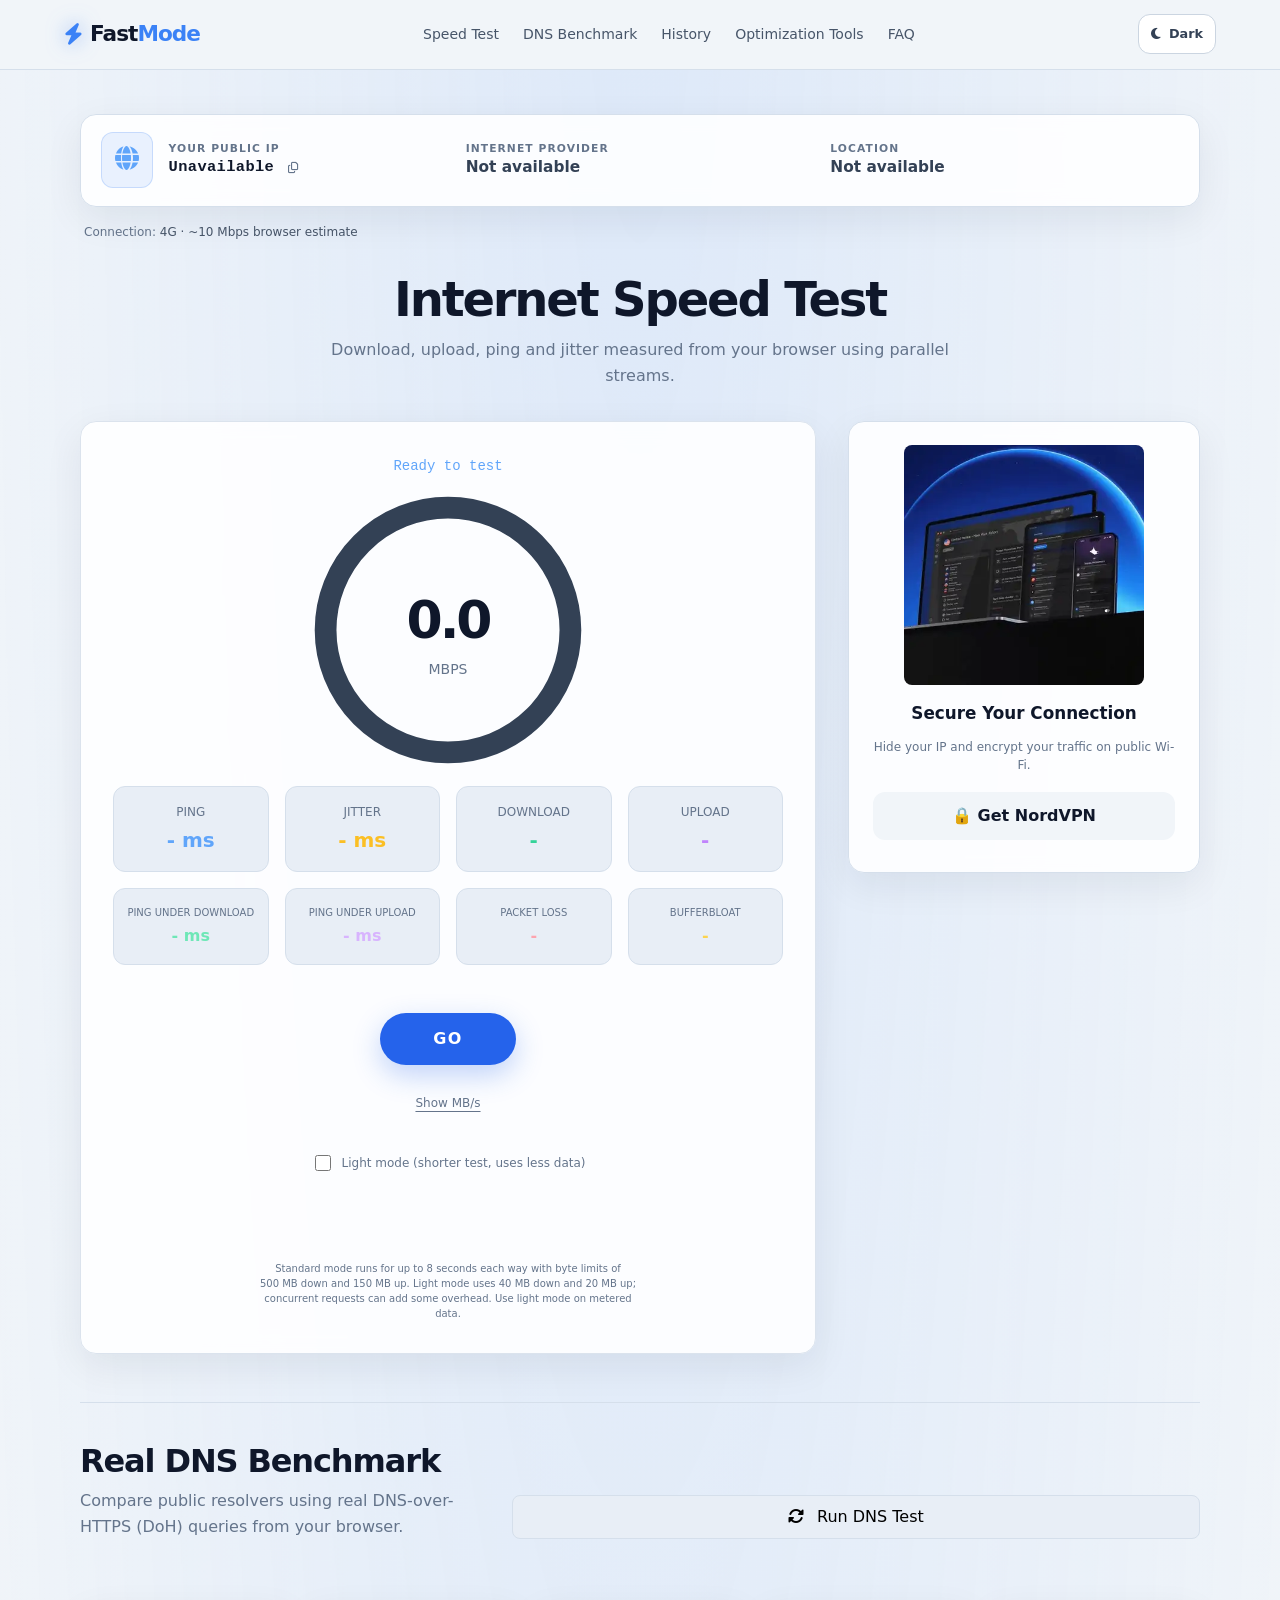
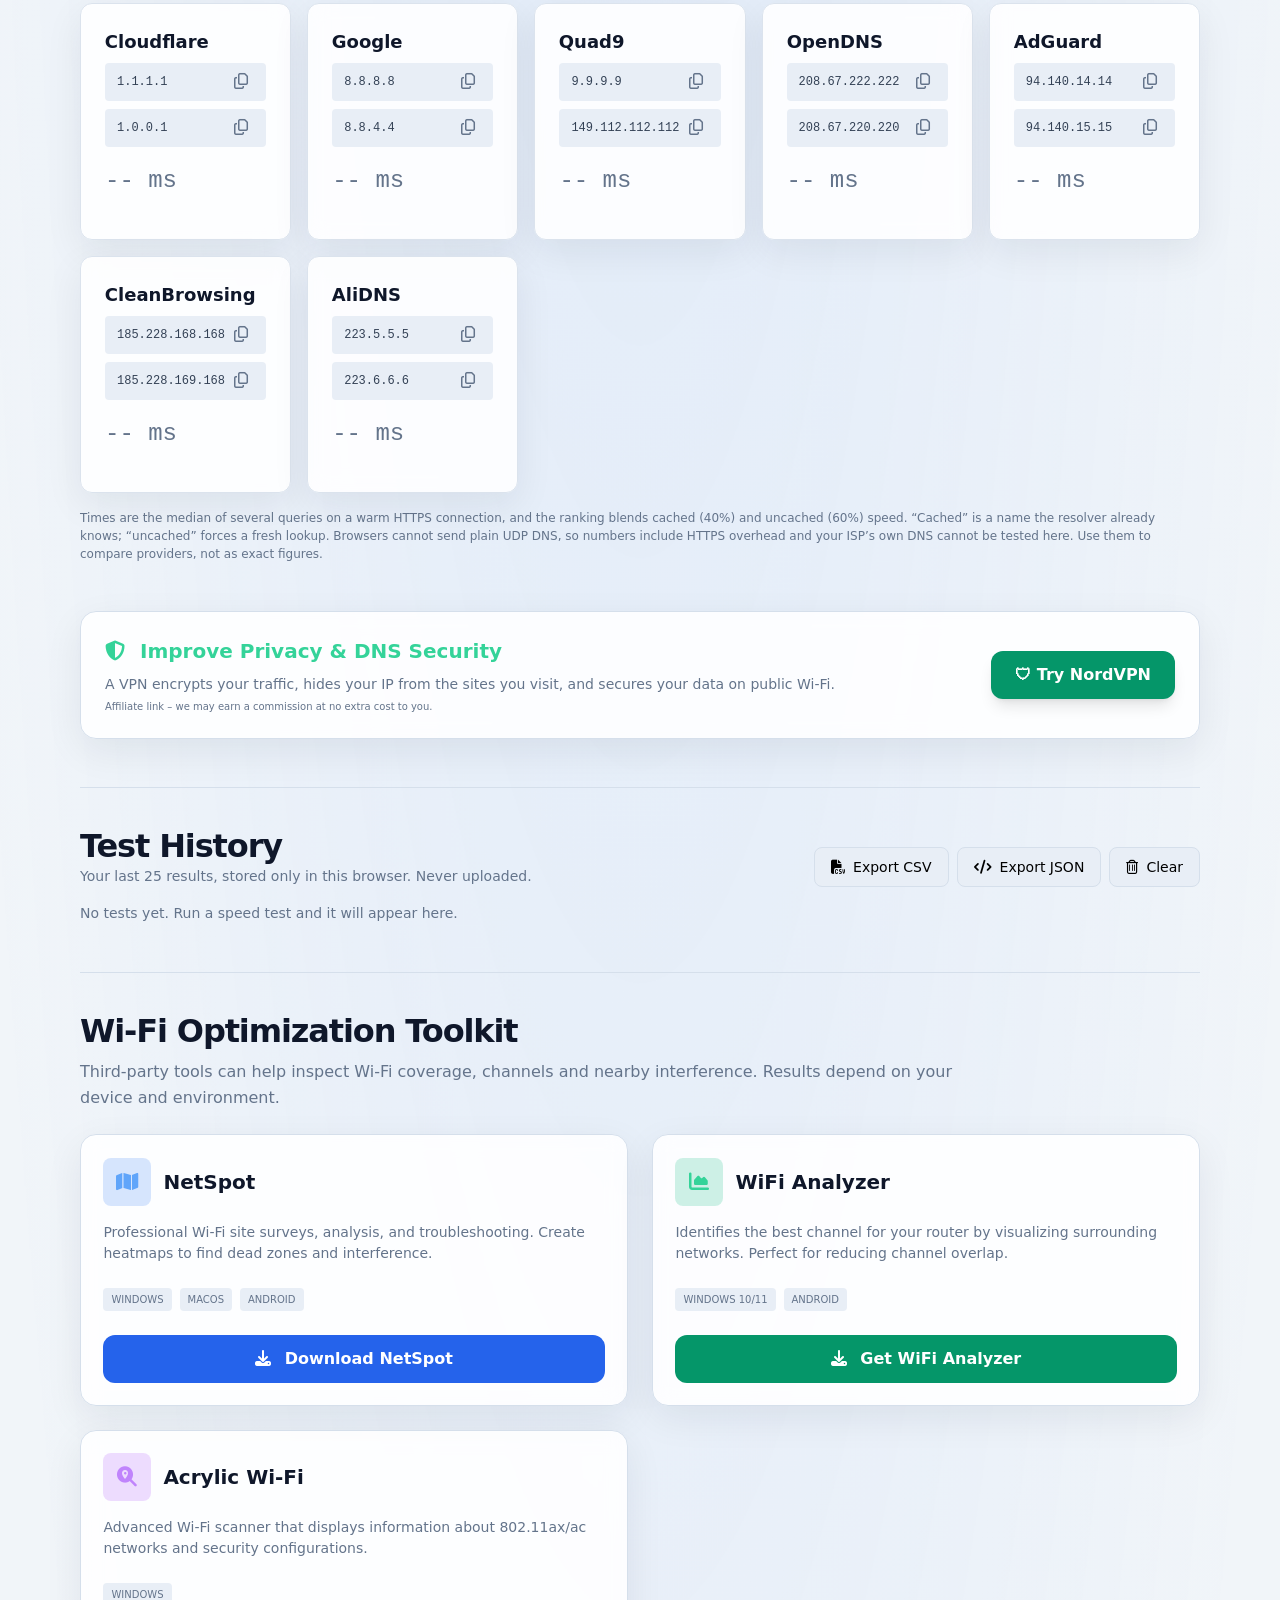
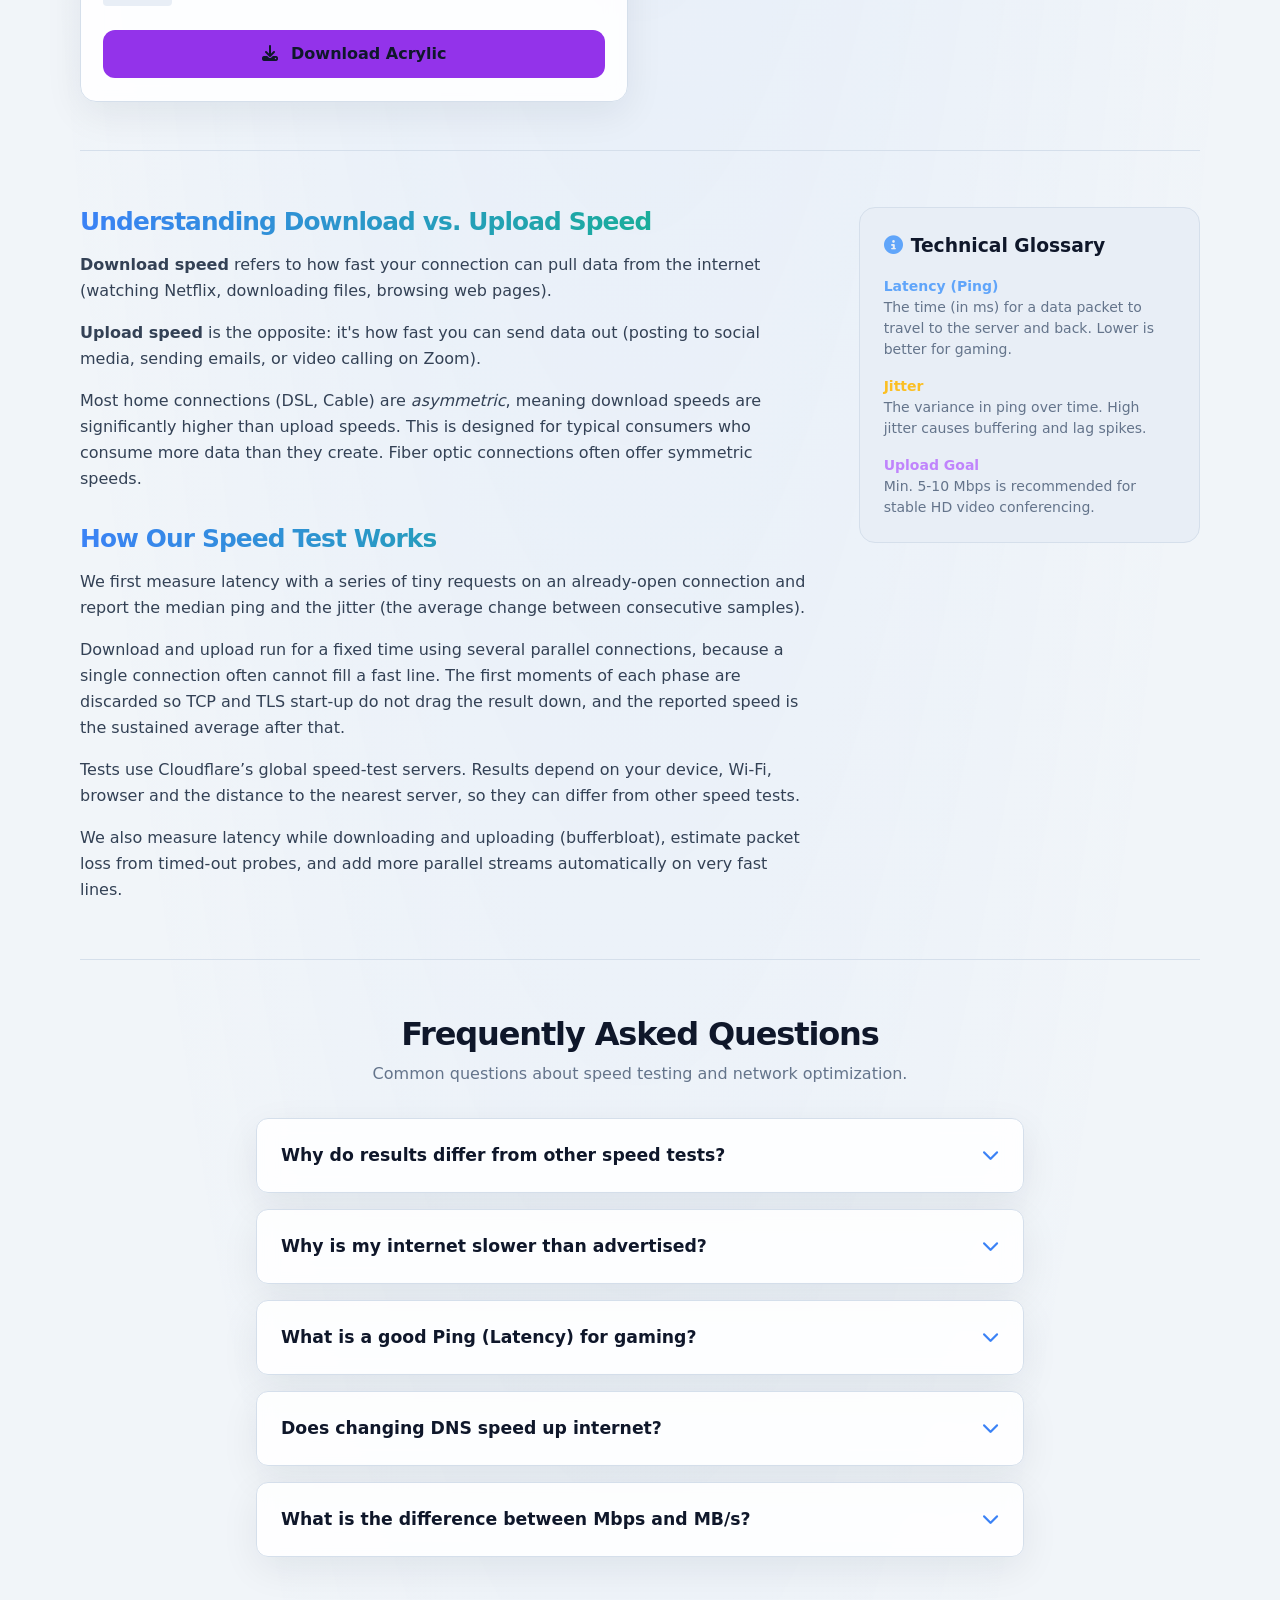
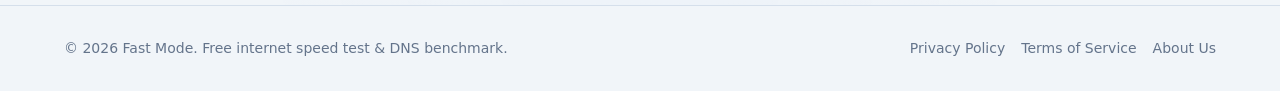
<file: index.html>
<!DOCTYPE html>
<html lang="en">
<head>
    <meta charset="UTF-8">
    <meta name="viewport" content="width=device-width, initial-scale=1, viewport-fit=cover">
    <meta name="theme-color" content="#0f172a" id="theme-color-meta">
    <meta name="color-scheme" content="dark light">
    <meta name="application-name" content="Fast Mode">
    <meta name="referrer" content="strict-origin-when-cross-origin">
    <script>
      try {
        var savedTheme = localStorage.getItem('fastmode.theme');
        document.documentElement.setAttribute('data-theme', savedTheme === 'light' || savedTheme === 'dark' ? savedTheme : (matchMedia('(prefers-color-scheme: light)').matches ? 'light' : 'dark'));
      } catch (_) { document.documentElement.setAttribute('data-theme', 'dark'); }
    </script>
    <!-- PRIMARY SEO -->
    <title>Free Internet Speed Test: Download, Upload &amp; Ping | Fast Mode</title>
    <meta name="description" content="Run a free browser-based internet speed test for download, upload, ping, jitter and bufferbloat. Compare public DNS response times and keep private test history on your device.">
    <meta name="robots" content="index, follow">
    <meta name="author" content="Fast Mode">
    <link rel="canonical" href="https://fastmode.top/">

    <!-- GOOGLE SEARCH CONSOLE VERIFICATION -->
    <meta name="google-site-verification" content="V5psIj5HzmM6a-c02NrLm520GBn2SWhfydzIWymmjPE" />

    <!-- OPEN GRAPH / FACEBOOK (Social SEO) -->
    <meta property="og:type" content="website">
    <meta property="og:site_name" content="Fast Mode">
    <meta property="og:locale" content="en_US">
    <meta property="og:url" content="https://fastmode.top/">
    <meta property="og:title" content="Free Internet Speed Test: Download, Upload &amp; Ping | Fast Mode">
    <meta property="og:description" content="Run a free browser-based speed test, compare DNS response times and keep test history private on your device.">
    <meta property="og:image" content="https://fastmode.top/og-image.png">
    <meta property="og:image:width" content="1200">
    <meta property="og:image:height" content="630">
    <meta property="og:image:alt" content="Fast Mode internet speed test and network tools">

    <!-- TWITTER CARD -->
    <meta name="twitter:card" content="summary_large_image">
    <meta name="twitter:url" content="https://fastmode.top/">
    <meta name="twitter:title" content="Free Internet Speed Test: Download, Upload &amp; Ping | Fast Mode">
    <meta name="twitter:description" content="Test download, upload, ping, jitter and bufferbloat. Compare DNS responses and keep test history on your device.">
    <meta name="twitter:image" content="https://fastmode.top/og-image.png">

    <!-- STRUCTURED DATA (JSON-LD) for Rich Results -->
    <script type="application/ld+json">
    {
      "@context": "https://schema.org",
      "@type": "WebApplication",
      "name": "Fast Mode",
      "url": "https://fastmode.top/",
      "description": "Browser-based internet speed test, latency and jitter measurement, and DNS-over-HTTPS benchmark.",
      "applicationCategory": "UtilitiesApplication",
      "operatingSystem": "Web",
      "browserRequirements": "Requires JavaScript. Works on Chrome, Firefox, Safari, Edge.",
      "offers": {
        "@type": "Offer",
        "price": "0",
        "priceCurrency": "USD"
      },
      "featureList": "Internet Speed Test, DNS Benchmark, Ping Test, Jitter Measurement, WiFi Optimization Tools, IP Address Lookup"
    }
    </script>

    <!-- External presentation assets. The page content remains available if these fail. -->
    <link rel="stylesheet" href="https://cdnjs.cloudflare.com/ajax/libs/font-awesome/6.4.0/css/all.min.css">
    <link rel="icon" href="favicon.svg" sizes="any">
    <link rel="manifest" href="site.webmanifest">
    <link rel="stylesheet" href="local-utilities.css">
    <link rel="stylesheet" href="site-enhancements.css">
    

    <style>
        :root {
            --primary: #3b82f6;
            --secondary: #10b981;
            --accent: #f59e0b;
            --bg-dark: #0f172a;
        }
        body { 
            font-family: Inter, system-ui, -apple-system, 'Segoe UI', Roboto, Helvetica, Arial, sans-serif;
        }
        /* Improve accessibility focus states */
        button:focus-visible, a:focus-visible {
            outline: 2px solid var(--primary);
            outline-offset: 2px;
        }
        .glass-card {
            background: rgba(255, 255, 255, 0.05);
            backdrop-filter: blur(10px);
            border: 1px solid rgba(255, 255, 255, 0.1);
        }
        .speed-gauge {
            transition: stroke-dashoffset 0.3s ease;
        }
        .ad-placeholder {
            background: #f3f4f6;
            border: 2px dashed #d1d5db;
            display: flex;
            align-items: center;
            justify-content: center;
            color: #9ca3af;
            font-size: 0.875rem;
            margin: 20px 0;
        }
        .gradient-text {
            background: linear-gradient(90deg, #3b82f6, #10b981);
            -webkit-background-clip: text;
            -webkit-text-fill-color: transparent;
        }
        /* FAQ Animation */
        details > summary {
            list-style: none;
        }
        details > summary::-webkit-details-marker {
            display: none;
        }
        details[open] summary ~ * {
            animation: sweep .3s ease-in-out;
        }
        @keyframes sweep {
            0%    {opacity: 0; transform: translateY(-10px)}
            100%  {opacity: 1; transform: translateY(0)}
        }
        html { scroll-behavior: smooth; scroll-padding-top: 5rem; -webkit-text-size-adjust: 100%; }
        body { padding-left: env(safe-area-inset-left); padding-right: env(safe-area-inset-right); overflow-x: hidden; }
        .animate-fade-in { animation: sweep .4s ease-out; }
        button, a, summary, label { touch-action: manipulation; }
        .tap { min-height: 44px; }
        .gauge-wrap { width: min(16rem, 68vw); aspect-ratio: 1 / 1; }
        #toast { bottom: calc(1.5rem + env(safe-area-inset-bottom)); max-width: 92vw; text-align: center; }
        footer { padding-bottom: calc(2rem + env(safe-area-inset-bottom)); }
        @media (max-width: 380px) { #start-btn { padding-left: 3rem; padding-right: 3rem; } }
        @media (prefers-reduced-motion: reduce) {
            *, *::before, *::after { animation: none !important; transition: none !important; }
            html { scroll-behavior: auto; }
        }
    </style>
</head>
<body class="bg-slate-900 text-white min-h-screen flex flex-col">
    <a class="skip-link" href="#main-content">Skip to the speed test</a>

    <!-- Header / Navigation -->
    <nav class="border-b border-slate-800 p-4 sticky top-0 bg-slate-900/80 backdrop-blur-md z-50" aria-label="Main navigation">
        <div class="max-w-6xl mx-auto flex justify-between items-center">
            <a class="text-2xl font-bold flex items-center gap-2 brand-link" href="/" aria-label="Fast Mode home">
                <i class="fas fa-bolt text-blue-500" aria-hidden="true"></i>
                <span>Fast<span class="text-blue-500">Mode</span></span>
            </a>
            <div class="hidden md:flex gap-6 text-sm font-medium">
                <a href="#speed" class="hover:text-blue-400 transition" aria-label="Go to Speed Test">Speed Test</a>
                <a href="#dns" class="hover:text-blue-400 transition" aria-label="Go to DNS Benchmark">DNS Benchmark</a>
                <a href="#history" class="hover:text-blue-400 transition" aria-label="Go to Test History">History</a>
                <a href="#tools" class="hover:text-blue-400 transition" aria-label="Go to Optimization Tools">Optimization Tools</a>
                <a href="#faq" class="hover:text-blue-400 transition" aria-label="Frequently Asked Questions">FAQ</a>
            </div>
            <div class="nav-actions">
            <button id="theme-btn" type="button" class="theme-toggle" aria-label="Switch to light theme" aria-pressed="false" title="Switch to light theme">
                <i class="fas fa-sun" aria-hidden="true"></i><span class="theme-label">Light</span>
            </button>
            <button id="menu-btn" type="button" class="md:hidden text-slate-300 hover:text-white" aria-label="Toggle menu" aria-expanded="false" aria-controls="mobile-menu">
                <i class="fas fa-bars" aria-hidden="true"></i>
            </button>
            </div>
        </div>
        <div id="mobile-menu" class="hidden md:hidden max-w-6xl mx-auto mt-3 flex flex-col gap-3 text-sm font-medium">
            <a href="#speed" class="hover:text-blue-400">Speed Test</a>
            <a href="#dns" class="hover:text-blue-400">DNS Benchmark</a>
            <a href="#history" class="hover:text-blue-400 py-1">History</a>
            <a href="#tools" class="hover:text-blue-400 py-1">Optimization Tools</a>
            <a href="#faq" class="hover:text-blue-400">FAQ</a>
        </div>
    </nav>
    
    <main id="main-content" class="max-w-6xl mx-auto px-3 sm:px-4 lg:px-6 flex-grow">

        <!-- NEW ELEMENT: NETWORK INFO DASHBOARD -->
        <section id="ip-info" class="mt-8 mb-8 animate-fade-in">
            <div class="glass-card p-4 sm:p-6 rounded-2xl border border-slate-700 flex flex-col md:flex-row justify-between items-start md:items-center gap-4 md:gap-6 bg-gradient-to-r from-slate-800/50 to-slate-900/50">
                
                <div class="flex items-center gap-4 w-full md:w-auto">
                    <div class="bg-blue-500/10 p-4 rounded-xl text-blue-400 border border-blue-500/20">
                        <i class="fas fa-globe text-2xl"></i>
                    </div>
                    <div>
                        <p class="text-[10px] text-slate-400 uppercase tracking-wider font-semibold">Your Public IP</p>
                        <div class="flex items-center gap-2">
                            <p id="user-ip" class="text-lg sm:text-xl font-mono font-bold text-white tracking-wide break-all">Detecting...</p>
                            <button id="copy-ip-btn" type="button" class="text-slate-500 hover:text-white transition text-xs" title="Copy IP" aria-label="Copy IP address">
                                <i class="far fa-copy"></i>
                            </button>
                        </div>
                    </div>
                </div>

                <div class="h-10 w-px bg-slate-700 hidden md:block"></div>

                <div class="flex items-center gap-4 w-full md:w-auto">
                    <div>
                        <p class="text-[10px] text-slate-400 uppercase tracking-wider font-semibold">Internet Provider</p>
                        <p id="user-isp" class="text-lg font-bold text-slate-200 break-words">...</p>
                    </div>
                </div>

                <div class="h-10 w-px bg-slate-700 hidden md:block"></div>

                <div class="flex items-center gap-4 w-full md:w-auto">
                    <div>
                        <p class="text-[10px] text-slate-400 uppercase tracking-wider font-semibold">Location</p>
                        <p id="user-location" class="text-lg font-bold text-slate-200 break-words">...</p>
                    </div>
                </div>
            </div>
        </section>
        
        <p class="text-xs text-slate-500 -mt-4 mb-6 px-1">Connection: <span id="conn-info">Detecting…</span></p>

        <!-- SECTION 1: INTERNET SPEED TEST -->
        <section id="speed" class="mb-12">
            <header class="text-center mb-8">
                <h1 class="text-3xl sm:text-4xl font-extrabold mb-2">Internet Speed Test</h1>
                <p class="text-slate-400">Download, upload, ping and jitter measured from your browser using parallel streams.</p>
            </header>

            <div class="grid grid-cols-1 lg:grid-cols-3 gap-6 lg:gap-8">
                <!-- Gauge Card -->
                <div class="lg:col-span-2 glass-card p-4 sm:p-8 rounded-2xl relative overflow-hidden flex flex-col items-center shadow-2xl">
                    <div id="test-status" class="mb-4 text-sm font-mono text-blue-400 h-6" aria-live="polite">Ready to test</div>
                    
                    <div class="relative gauge-wrap mb-6">
                        <svg class="w-full h-full transform -rotate-90" viewBox="0 0 100 100" aria-label="Speed Gauge">
                            <circle cx="50" cy="50" r="45" stroke="currentColor" stroke-width="8" fill="transparent" class="text-slate-700" />
                            <circle id="gauge-progress" cx="50" cy="50" r="45" stroke="url(#gradient)" stroke-width="8" fill="transparent"
                            stroke-dasharray="283" stroke-dashoffset="283" class="speed-gauge" stroke-linecap="round" />
                            <defs>
                                <linearGradient id="gradient" x1="0%" y1="0%" x2="100%" y2="0%">
                                    <stop offset="0%" stop-color="#3b82f6" />
                                    <stop offset="100%" stop-color="#10b981" />
                                </linearGradient>
                            </defs>
                        </svg>
                        <div class="absolute inset-0 flex flex-col items-center justify-center">
                            <span id="current-speed" class="text-4xl sm:text-5xl font-black">0.0</span>
                            <span id="speed-unit" class="text-slate-400 text-sm uppercase">Mbps</span>
                        </div>
                    </div>

                    <div class="grid grid-cols-2 md:grid-cols-4 gap-2 sm:gap-4 w-full text-center">
                        <article class="bg-slate-800/50 p-4 rounded-xl border border-slate-700">
                            <div class="text-xs text-slate-400 uppercase mb-1">Ping</div>
                            <div id="ping-val" class="text-xl font-bold text-blue-400">- ms</div>
                        </article>
                        <article class="bg-slate-800/50 p-4 rounded-xl border border-slate-700">
                            <div class="text-xs text-slate-400 uppercase mb-1">Jitter</div>
                            <div id="jitter-val" class="text-xl font-bold text-amber-400">- ms</div>
                        </article>
                        <article class="bg-slate-800/50 p-4 rounded-xl border border-slate-700">
                            <div class="text-xs text-slate-400 uppercase mb-1">Download</div>
                            <div id="down-val" class="text-xl font-bold text-emerald-400">-</div>
                        </article>
                        <article class="bg-slate-800/50 p-4 rounded-xl border border-slate-700">
                            <div class="text-xs text-slate-400 uppercase mb-1">Upload</div>
                            <div id="up-val" class="text-xl font-bold text-purple-400">-</div>
                        </article>
                    </div>

                    <div class="grid grid-cols-2 md:grid-cols-4 gap-2 sm:gap-4 w-full text-center mt-2 sm:mt-4">
                        <article class="bg-slate-800/30 p-3 rounded-xl border border-slate-700/60">
                            <div class="text-[10px] text-slate-400 uppercase mb-1">Ping under download</div>
                            <div id="dl-ping-val" class="text-base font-bold text-emerald-300">- ms</div>
                        </article>
                        <article class="bg-slate-800/30 p-3 rounded-xl border border-slate-700/60">
                            <div class="text-[10px] text-slate-400 uppercase mb-1">Ping under upload</div>
                            <div id="ul-ping-val" class="text-base font-bold text-purple-300">- ms</div>
                        </article>
                        <article class="bg-slate-800/30 p-3 rounded-xl border border-slate-700/60">
                            <div class="text-[10px] text-slate-400 uppercase mb-1">Packet loss</div>
                            <div id="loss-val" class="text-base font-bold text-rose-300">-</div>
                        </article>
                        <article class="bg-slate-800/30 p-3 rounded-xl border border-slate-700/60" title="How much latency rises when your line is busy. A is best.">
                            <div class="text-[10px] text-slate-400 uppercase mb-1">Bufferbloat</div>
                            <div id="bloat-val" class="text-base font-bold text-amber-300">-</div>
                        </article>
                    </div>
                    <div id="insights" class="w-full mt-4 grid grid-cols-2 md:grid-cols-4 gap-2" aria-live="polite"></div>

                    <!-- Actions Area -->
                    <div class="mt-8 flex flex-col items-center w-full gap-4">
                        <button id="start-btn" type="button" aria-label="Start or stop speed test" class="bg-blue-600 hover:bg-blue-500 text-white px-16 py-4 rounded-full font-bold text-lg transition shadow-lg shadow-blue-900/40 active:scale-95 focus:ring-4 focus:ring-blue-500/50">
                            GO
                        </button>
                        
                        <!-- NEW ELEMENT: SHARE BUTTON (Hidden by default) -->
                        <button id="share-btn" type="button" class="hidden flex items-center gap-2 text-slate-400 hover:text-white transition bg-slate-800 px-4 py-2 rounded-lg border border-slate-700 text-sm tap">
                            <i class="fas fa-share-alt"></i> Share Results
                        </button>

                        <button id="unit-btn" type="button" class="text-xs text-slate-400 hover:text-white underline underline-offset-4 tap">Show MB/s</button>
                        <label class="flex items-center gap-2 text-xs text-slate-400 cursor-pointer select-none tap">
                            <input type="checkbox" id="light-mode" class="accent-blue-500">
                            Light mode (shorter test, uses less data)
                        </label>
                        <div id="data-used" class="text-xs text-slate-400 h-4" aria-live="polite"></div>
                        <div id="test-server" class="text-[10px] text-slate-500 h-3"></div>
                        <p class="text-[10px] text-slate-500 max-w-sm text-center">
                            Standard mode runs for up to 8 seconds each way with byte limits of 500&nbsp;MB down and 150&nbsp;MB up. Light mode uses 40&nbsp;MB down and 20&nbsp;MB up; concurrent requests can add some overhead. Use light mode on metered data.
                        </p>
                    </div>
                </div>

                <!-- Side Ad / Affiliate -->
                <aside class="glass-card p-6 rounded-2xl border border-slate-700 lg:sticky lg:top-24 text-center h-fit">
                    <img src="nordbanner.webp" 
                    alt="NordVPN - Secure your internet connection" width="578" height="578"
                    class="w-full max-w-xs mx-auto rounded-lg mb-4" 
                    loading="lazy"
                    >
                    
                    <h3 class="text-lg font-bold mb-3">Secure Your Connection</h3>
                    <p class="text-xs text-slate-400 mb-4">
                        Hide your IP and encrypt your traffic on public Wi-Fi.
                    </p>
                    <a href="https://go.nordvpn.net/aff_c?offer_id=15&aff_id=139463&url_id=902" 
                    target="_blank" 
                    rel="nofollow sponsored noopener noreferrer"
                    aria-label="Get NordVPN Special Offer"
                    class="relative inline-block rounded-xl p-[2px] font-bold text-white text-center 
                    bg-gradient-to-r from-blue-500 via-cyan-400 to-green-400
                    animate-gradient-border w-full">
                        
                    <span class="block bg-black rounded-xl px-6 py-3 z-10 hover:bg-slate-900 transition">
                        🔒 Get NordVPN
                    </span>
                    </a>
                    <p class="text-[10px] text-slate-500 mt-2"></p>

                    <style>
                        @keyframes gradient-border {
                          0% { background-position: 0% 50%; }
                          50% { background-position: 100% 50%; }
                          100% { background-position: 0% 50%; }
                        }
                        
                        .animate-gradient-border {
                          background-size: 200% 200%;
                          animation: gradient-border 3s linear infinite;
                        }
                    </style>
                </aside>
            </div>
        </section>

        <!-- SECTION 2: DNS SPEED TEST -->
        <section id="dns" class="mb-12 pt-8 border-t border-slate-800">
            <header class="flex flex-col md:flex-row justify-between items-start md:items-end mb-6 gap-4">
                <div>
                    <h2 class="text-2xl sm:text-3xl font-bold">Real DNS Benchmark</h2>
                    <p class="text-slate-400">Compare public resolvers using real DNS-over-HTTPS (DoH) queries from your browser.</p>
                </div>
                <button type="button" id="dns-btn" aria-label="Run DNS Benchmark" class="bg-slate-800 hover:bg-slate-700 border border-slate-700 px-6 py-2 rounded-lg transition focus:ring-2 focus:ring-slate-500 w-full md:w-auto tap">
                    <i class="fas fa-sync-alt mr-2" aria-hidden="true"></i> Run DNS Test
                </button>
            </header>

            <p id="dns-summary" class="text-emerald-400 font-semibold mb-4 min-h-[1.5rem]" aria-live="polite"></p>
            <div class="grid grid-cols-1 md:grid-cols-2 lg:grid-cols-4 gap-4" id="dns-results">
                <!-- DNS Cards will be populated here by app.js on load -->
            </div>
            <p class="text-xs text-slate-500 mt-4">
                Times are the median of several queries on a warm HTTPS connection, and the ranking blends cached (40%) and uncached (60%) speed. &ldquo;Cached&rdquo; is a name the resolver already knows; &ldquo;uncached&rdquo; forces a fresh lookup.
                Browsers cannot send plain UDP DNS, so numbers include HTTPS overhead and your ISP&rsquo;s own DNS cannot be tested here. Use them to compare providers, not as exact figures.
            </p>
        </section>

        <!-- VPN Recommendation Block -->
        <section class="mb-12" aria-label="Security Recommendation">
            <div class="glass-card p-6 rounded-2xl border border-slate-700 flex flex-col md:flex-row items-center justify-between gap-4 bg-gradient-to-r from-slate-900 to-slate-800">
                <div>
                    <h3 class="text-xl font-bold mb-2 text-emerald-400">
                        <i class="fas fa-shield-alt mr-2"></i> Improve Privacy & DNS Security
                    </h3>
                    <p class="text-slate-400 text-sm">
                        A VPN encrypts your traffic, hides your IP from the sites you visit, and secures your data on public Wi-Fi.
                    </p>
                    <p class="text-[10px] text-slate-500 mt-1">Affiliate link &ndash; we may earn a commission at no extra cost to you.</p>
                </div>
                <a href="https://go.nordvpn.net/aff_c?offer_id=15&aff_id=139463&url_id=902" 
                target="_blank" 
                rel="nofollow sponsored noopener noreferrer"
                aria-describedby="aff-note"
                class="bg-emerald-600 hover:bg-emerald-500 text-white font-bold px-6 py-3 rounded-xl transition whitespace-nowrap shadow-lg shadow-emerald-900/20">
                    🛡 Try NordVPN
                </a>
                <span id="aff-note" class="sr-only">Affiliate link</span>
            </div>
        </section>


        <!-- TEST HISTORY -->
        <section id="history" class="mb-12 pt-8 border-t border-slate-800">
            <header class="flex flex-col sm:flex-row sm:items-end justify-between gap-3 mb-4">
                <div>
                    <h2 class="text-2xl sm:text-3xl font-bold">Test History</h2>
                    <p class="text-slate-400 text-sm">Your last 25 results, stored only in this browser. Never uploaded.</p>
                </div>
                <div class="flex gap-2">
                    <button id="history-export" type="button" class="bg-slate-800 hover:bg-slate-700 border border-slate-700 px-4 py-2 rounded-lg text-sm tap"><i class="fas fa-file-csv mr-2" aria-hidden="true"></i>Export CSV</button>
                    <button id="history-export-json" type="button" class="bg-slate-800 hover:bg-slate-700 border border-slate-700 px-4 py-2 rounded-lg text-sm tap"><i class="fas fa-code mr-2" aria-hidden="true"></i>Export JSON</button>
                    <button id="history-clear" type="button" class="bg-slate-800 hover:bg-slate-700 border border-slate-700 px-4 py-2 rounded-lg text-sm tap"><i class="far fa-trash-alt mr-2" aria-hidden="true"></i>Clear</button>
                </div>
            </header>
            <p id="history-empty" class="text-slate-500 text-sm">No tests yet. Run a speed test and it will appear here.</p>
            <figure id="history-figure" class="history-figure hidden" aria-labelledby="history-chart-title">
                <figcaption id="history-chart-title" class="history-chart-title">Recent speed trend <span>Last 10 completed tests</span></figcaption>
                <div id="history-chart" class="history-chart" role="img" aria-label="Download and upload speed trend"></div>
                <div class="chart-legend" aria-hidden="true"><span><i class="legend-dot download-dot"></i>Download</span><span><i class="legend-dot upload-dot"></i>Upload</span></div>
                <p id="history-chart-note" class="history-chart-note">Speeds are scaled together; each point represents one completed test saved on this device.</p>
            </figure>
            <div id="history-wrap" class="hidden overflow-x-auto rounded-xl border border-slate-700">
                <table class="w-full text-sm text-left whitespace-nowrap">
                    <thead class="bg-slate-800/60 text-slate-400 text-xs uppercase"><tr>
                        <th scope="col" class="px-3 py-2 font-semibold">Time</th><th scope="col" class="px-3 py-2 font-semibold">Download</th><th scope="col" class="px-3 py-2 font-semibold">Upload</th><th scope="col" class="px-3 py-2 font-semibold">Ping</th><th scope="col" class="px-3 py-2 font-semibold">Jitter</th><th scope="col" class="px-3 py-2 font-semibold">Bloat</th>
                    </tr></thead>
                    <tbody id="history-body"></tbody>
                </table>
            </div>
        </section>

        <!-- SECTION 3: WIFI OPTIMIZATION TOOLS -->
        <section id="tools" class="mb-12 pt-8 border-t border-slate-800">
            <header class="mb-8">
                <h2 class="text-3xl font-bold">Wi-Fi Optimization Toolkit</h2>
                <p class="text-slate-400">Third-party tools can help inspect Wi-Fi coverage, channels and nearby interference. Results depend on your device and environment.</p>
            </header>

            <div class="grid grid-cols-1 md:grid-cols-2 lg:grid-cols-3 gap-6">
                <!-- NetSpot -->
                <article class="glass-card p-6 rounded-2xl border border-slate-700 flex flex-col justify-between hover:border-blue-500/30 transition">
                    <div>
                        <div class="flex items-center gap-3 mb-4">
                            <div class="w-12 h-12 bg-blue-500/20 rounded-lg flex items-center justify-center text-blue-400 text-xl">
                                <i class="fas fa-map" aria-hidden="true"></i>
                            </div>
                            <h3 class="text-xl font-bold">NetSpot</h3>
                        </div>
                        <p class="text-slate-400 text-sm mb-6">
                            Professional Wi-Fi site surveys, analysis, and troubleshooting. Create heatmaps to find dead zones and interference.
                        </p>
                        <div class="flex flex-wrap gap-2 mb-6">
                            <span class="px-2 py-1 bg-slate-800 rounded text-[10px] text-slate-400 uppercase">Windows</span>
                            <span class="px-2 py-1 bg-slate-800 rounded text-[10px] text-slate-400 uppercase">macOS</span>
                            <span class="px-2 py-1 bg-slate-800 rounded text-[10px] text-slate-400 uppercase">Android</span>
                        </div>
                    </div>
                    <a href="https://www.netspotapp.com/download.html" target="_blank" rel="noopener noreferrer" class="block text-center bg-blue-600 hover:bg-blue-500 text-white font-bold py-3 rounded-xl transition">
                        <i class="fas fa-download mr-2"></i> Download NetSpot
                    </a>
                </article>

                <!-- WiFi Analyzer -->
                <article class="glass-card p-6 rounded-2xl border border-slate-700 flex flex-col justify-between hover:border-emerald-500/30 transition">
                    <div>
                        <div class="flex items-center gap-3 mb-4">
                            <div class="w-12 h-12 bg-emerald-500/20 rounded-lg flex items-center justify-center text-emerald-400 text-xl">
                                <i class="fas fa-chart-area" aria-hidden="true"></i>
                            </div>
                            <h3 class="text-xl font-bold">WiFi Analyzer</h3>
                        </div>
                        <p class="text-slate-400 text-sm mb-6">
                            Identifies the best channel for your router by visualizing surrounding networks. Perfect for reducing channel overlap.
                        </p>
                        <div class="flex flex-wrap gap-2 mb-6">
                            <span class="px-2 py-1 bg-slate-800 rounded text-[10px] text-slate-400 uppercase">Windows 10/11</span>
                            <span class="px-2 py-1 bg-slate-800 rounded text-[10px] text-slate-400 uppercase">Android</span>
                        </div>
                    </div>
                    <a href="https://apps.microsoft.com/store/detail/wifi-analyzer/9NBLGGH33N0N" target="_blank" rel="noopener noreferrer" class="block text-center bg-emerald-600 hover:bg-emerald-500 text-white font-bold py-3 rounded-xl transition">
                        <i class="fas fa-download mr-2"></i> Get WiFi Analyzer
                    </a>
                </article>

                <!-- Acrylic Wi-Fi -->
                <article class="glass-card p-6 rounded-2xl border border-slate-700 flex flex-col justify-between hover:border-purple-500/30 transition">
                    <div>
                        <div class="flex items-center gap-3 mb-4">
                            <div class="w-12 h-12 bg-purple-500/20 rounded-lg flex items-center justify-center text-purple-400 text-xl">
                                <i class="fas fa-search-location" aria-hidden="true"></i>
                            </div>
                            <h3 class="text-xl font-bold">Acrylic Wi-Fi</h3>
                        </div>
                        <p class="text-slate-400 text-sm mb-6">
                            Advanced Wi-Fi scanner that displays information about 802.11ax/ac networks and security configurations.
                        </p>
                        <div class="flex flex-wrap gap-2 mb-6">
                            <span class="px-2 py-1 bg-slate-800 rounded text-[10px] text-slate-400 uppercase">Windows</span>
                        </div>
                    </div>
                    <a href="https://www.acrylicwifi.com/en/downloads-free-license-wifi-wireless-network-software-tools/download-wifi-scanner-windows/" target="_blank" rel="noopener noreferrer" class="block text-center bg-purple-600 hover:bg-purple-500 text-white font-bold py-3 rounded-xl transition">
                        <i class="fas fa-download mr-2"></i> Download Acrylic
                    </a>
                </article>
            </div>
        </section>

        <!-- SECTION 4: SEO CONTENT (Detailed Guides) -->
        <section id="blog" class="grid grid-cols-1 md:grid-cols-3 gap-8 border-t border-slate-800 pt-12">
            <div class="md:col-span-2 space-y-8 text-slate-300 leading-relaxed">
                <article>
                    <h2 class="text-2xl font-bold mb-4 gradient-text text-white">Understanding Download vs. Upload Speed</h2>
                    <p class="mb-4">
                        <b>Download speed</b> refers to how fast your connection can pull data from the internet (watching Netflix, downloading files, browsing web pages). 
                    </p>
                    <p class="mb-4">
                        <b>Upload speed</b> is the opposite: it's how fast you can send data out (posting to social media, sending emails, or video calling on Zoom).
                    </p>
                    <p>
                        Most home connections (DSL, Cable) are <i>asymmetric</i>, meaning download speeds are significantly higher than upload speeds. This is designed for typical consumers who consume more data than they create. Fiber optic connections often offer symmetric speeds.
                    </p>
                </article>

                <article>
                    <h2 class="text-2xl font-bold mb-4 gradient-text text-white">How Our Speed Test Works</h2>
                    <p class="mb-4">
                        We first measure latency with a series of tiny requests on an already-open connection and report the median ping and the jitter (the average change between consecutive samples).
                    </p>
                    <p class="mb-4">
                        Download and upload run for a fixed time using several parallel connections, because a single connection often cannot fill a fast line. The first moments of each phase are discarded so TCP and TLS start-up do not drag the result down, and the reported speed is the sustained average after that.
                    </p>
                    <p>
                        Tests use Cloudflare&rsquo;s global speed-test servers. Results depend on your device, Wi-Fi, browser and the distance to the nearest server, so they can differ from other speed tests.</p>
                    <p class="mt-4">
                        We also measure latency while downloading and uploading (bufferbloat), estimate packet loss from timed-out probes, and add more parallel streams automatically on very fast lines.
                    </p>
                </article>
            </div>

            <aside class="space-y-6">
                <div class="bg-slate-800/30 p-6 rounded-2xl h-fit border border-slate-700/50">
                    <h3 class="font-bold mb-4 flex items-center gap-2">
                        <i class="fas fa-info-circle text-blue-400" aria-hidden="true"></i> Technical Glossary
                    </h3>
                    <div class="space-y-4 text-sm">
                        <div>
                            <span class="text-blue-400 font-bold block">Latency (Ping)</span>
                            <span class="text-slate-400">The time (in ms) for a data packet to travel to the server and back. Lower is better for gaming.</span>
                        </div>
                        <div>
                            <span class="text-amber-400 font-bold block">Jitter</span>
                            <span class="text-slate-400">The variance in ping over time. High jitter causes buffering and lag spikes.</span>
                        </div>
                        <div>
                            <span class="text-purple-400 font-bold block">Upload Goal</span>
                            <span class="text-slate-400">Min. 5-10 Mbps is recommended for stable HD video conferencing.</span>
                        </div>
                    </div>
                </div>
            </aside>
        </section>

        <!-- NEW ELEMENT: FAQ SECTION -->
        <section id="faq" class="pt-12 mt-12 border-t border-slate-800">
            <h2 class="text-3xl font-bold mb-2 text-center">Frequently Asked Questions</h2>
            <p class="text-slate-400 text-center mb-8">Common questions about speed testing and network optimization.</p>
            
            <div class="space-y-4 max-w-3xl mx-auto">
                <details class="group glass-card rounded-xl border border-slate-700/50 open:border-blue-500/50 transition-all">
                    <summary class="flex justify-between items-center p-6 cursor-pointer list-none font-bold text-lg select-none">
                        <span>Why do results differ from other speed tests?</span>
                        <span class="transition group-open:rotate-180"><i class="fas fa-chevron-down text-blue-500"></i></span>
                    </summary>
                    <div class="text-slate-400 px-6 pb-6 pt-0 leading-relaxed border-t border-slate-700/30 mt-2 pt-4">
                        Every test uses different servers, numbers of connections and test durations. Browser-based tests are also limited by your device, Wi-Fi signal and any VPN or browser extensions. For the most comparable result, use a wired connection, close other downloads and run the test a few times.
                    </div>
                </details>

                <details class="group glass-card rounded-xl border border-slate-700/50 open:border-blue-500/50 transition-all">
                    <summary class="flex justify-between items-center p-6 cursor-pointer list-none font-bold text-lg select-none">
                        <span>Why is my internet slower than advertised?</span>
                        <span class="transition group-open:rotate-180">
                            <i class="fas fa-chevron-down text-blue-500"></i>
                        </span>
                    </summary>
                    <div class="text-slate-400 px-6 pb-6 pt-0 leading-relaxed border-t border-slate-700/30 mt-2 pt-4">
                        Advertised speeds are typically maximums measured under specific conditions. Wi-Fi interference, router distance, device limits and network congestion can lower the speed you measure. Compare over Ethernet when possible, then test near the router to isolate Wi-Fi effects.
                    </div>
                </details>

                <details class="group glass-card rounded-xl border border-slate-700/50 open:border-blue-500/50 transition-all">
                    <summary class="flex justify-between items-center p-6 cursor-pointer list-none font-bold text-lg select-none">
                        <span>What is a good Ping (Latency) for gaming?</span>
                        <span class="transition group-open:rotate-180">
                            <i class="fas fa-chevron-down text-blue-500"></i>
                        </span>
                    </summary>
                    <div class="text-slate-400 px-6 pb-6 pt-0 leading-relaxed border-t border-slate-700/30 mt-2 pt-4">
                        <ul class="list-disc pl-5 space-y-1">
                            <li><b>Under 20 ms:</b> Usually very responsive, depending on the game server route.</li>
                            <li><b>20-50 ms:</b> Often comfortable for many games.</li>
                            <li><b>50-100 ms:</b> Noticeable delay may affect fast-paced games.</li>
                            <li><b>Over 100 ms:</b> Delay is more likely to be noticeable.</li>
                        </ul>
                    </div>
                </details>

                <details class="group glass-card rounded-xl border border-slate-700/50 open:border-blue-500/50 transition-all">
                    <summary class="flex justify-between items-center p-6 cursor-pointer list-none font-bold text-lg select-none">
                        <span>Does changing DNS speed up internet?</span>
                        <span class="transition group-open:rotate-180">
                            <i class="fas fa-chevron-down text-blue-500"></i>
                        </span>
                    </summary>
                    <div class="text-slate-400 px-6 pb-6 pt-0 leading-relaxed border-t border-slate-700/30 mt-2 pt-4">
                        No. A DNS resolver does not increase your connection bandwidth. A faster resolver may shorten the initial lookup before a site opens, but the difference depends on caching, routing, and the resolver. This browser test compares DNS-over-HTTPS response times from your current device; it does not measure every app or your ISP&rsquo;s configured resolver.
                    </div>
                </details>

                <details class="group glass-card rounded-xl border border-slate-700/50 open:border-blue-500/50 transition-all">
                    <summary class="flex justify-between items-center p-6 cursor-pointer list-none font-bold text-lg select-none">
                        <span>What is the difference between Mbps and MB/s?</span>
                        <span class="transition group-open:rotate-180">
                            <i class="fas fa-chevron-down text-blue-500"></i>
                        </span>
                    </summary>
                    <div class="text-slate-400 px-6 pb-6 pt-0 leading-relaxed border-t border-slate-700/30 mt-2 pt-4">
                        ISPs sell speeds in <b>Megabits (Mbps)</b>, but file downloads are shown in <b>Megabytes (MB/s)</b>. There are 8 bits in 1 byte. So, if you have a 100 Mbps connection, your maximum download rate is 12.5 MB/s.
                    </div>
                </details>
            </div>
        </section>

    </main>

    <footer class="bg-slate-950 p-8 mt-12 border-t border-slate-900">
        <div class="max-w-6xl mx-auto flex flex-col md:flex-row justify-between items-center gap-4 text-slate-500 text-sm">
            <p>&copy; 2026 Fast Mode. Free internet speed test &amp; DNS benchmark.</p>
            <div class="flex flex-wrap justify-center gap-x-4 gap-y-2">
                                <a href="privacy.html" class="hover:text-slate-300">Privacy Policy</a>
                <a href="terms.html" class="hover:text-slate-300">Terms of Service</a>
                <a href="about.html" class="hover:text-slate-300">About Us</a>
            </div>
        </div>
    </footer>

    <div id="toast" class="fixed bottom-6 left-1/2 -translate-x-1/2 bg-slate-800 border border-slate-700 text-sm px-4 py-2 rounded-lg shadow-lg opacity-0 transition-opacity pointer-events-none z-50" role="status" aria-live="polite"></div>
    <noscript><p style="text-align:center;padding:1rem">Fast Mode needs JavaScript to run the speed test and DNS benchmark. The learning guides and privacy information remain available without it.</p></noscript>
    <script src="app.js" defer></script>
</body>
</html>
</file>
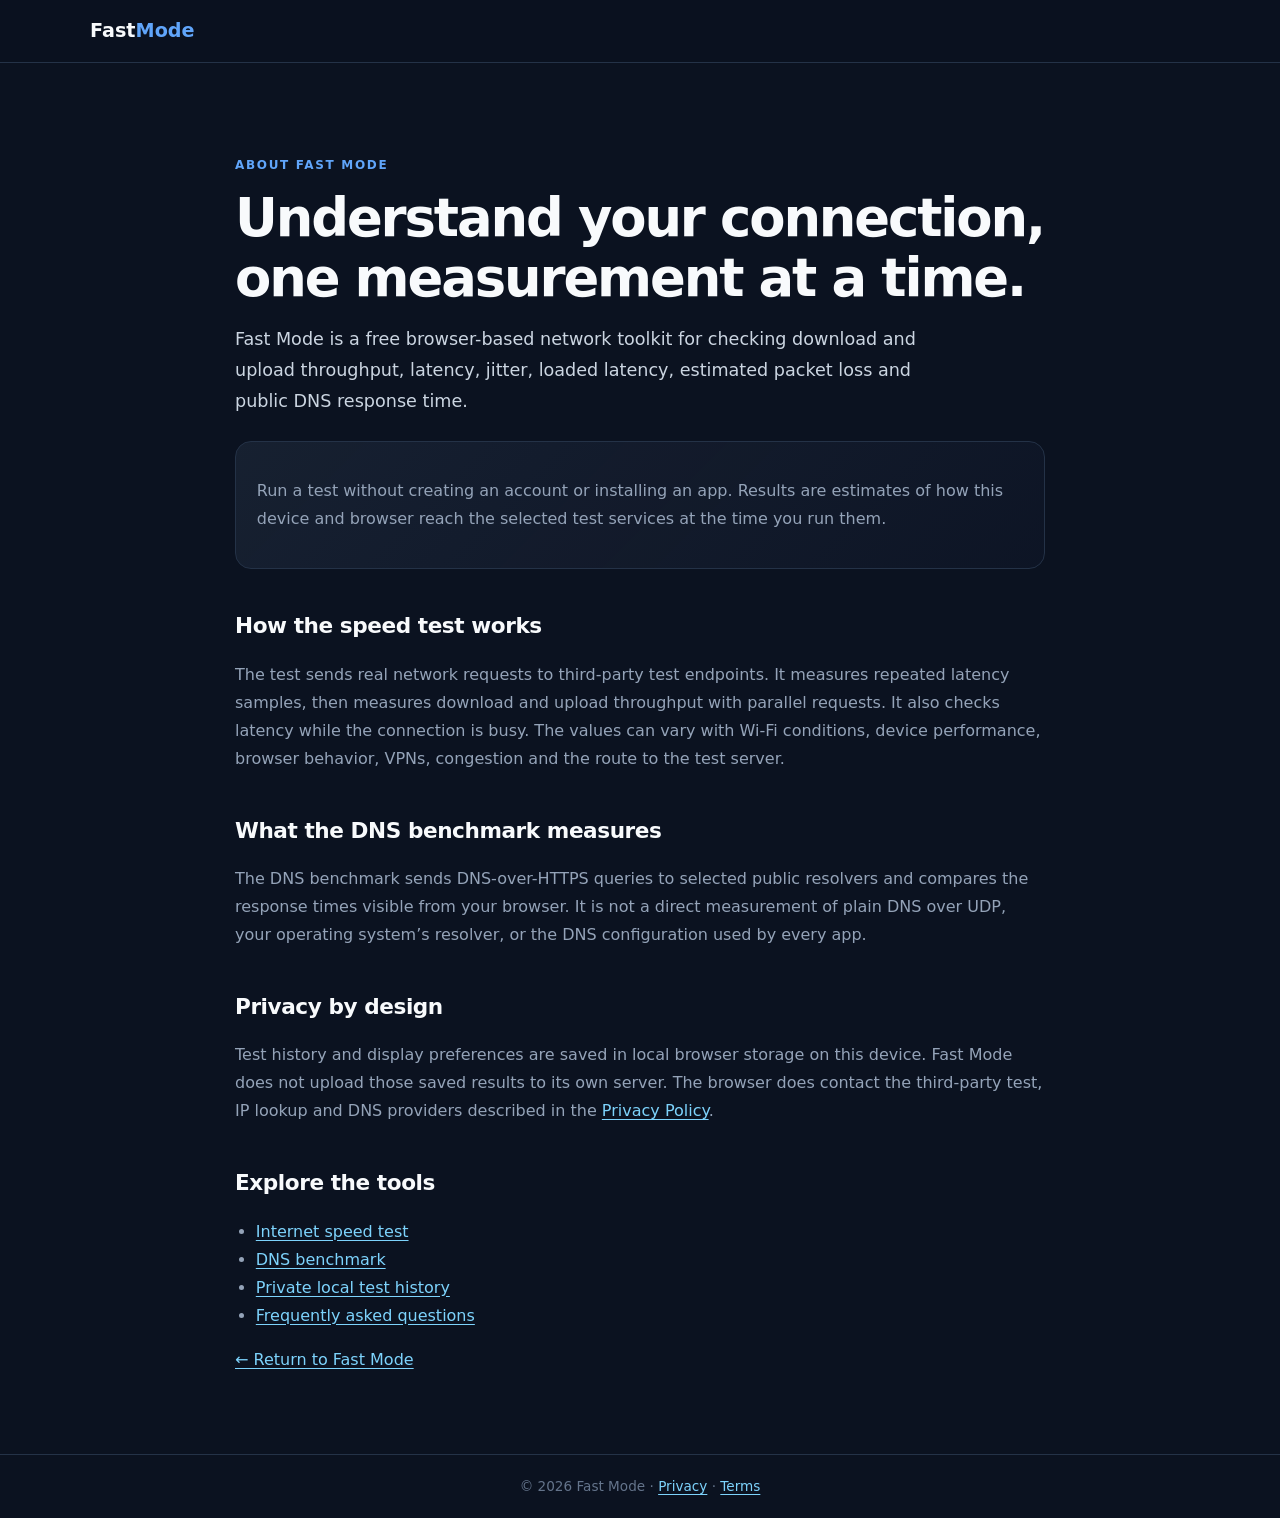
<file: about.html>
<!doctype html>
<html lang="en">
<head>
<meta charset="utf-8">
<meta name="viewport" content="width=device-width, initial-scale=1">
<meta name="theme-color" content="#0b1220">
<title>About Fast Mode | Browser-Based Internet Diagnostics</title>
<meta name="description" content="Learn how Fast Mode measures internet speed, latency, jitter, bufferbloat and DNS response times in your browser. See what the results can and cannot tell you.">
<meta name="robots" content="index,follow">
<link rel="canonical" href="https://fastmode.top/about.html">
<meta property="og:type" content="website">
<meta property="og:site_name" content="Fast Mode">
<meta property="og:url" content="https://fastmode.top/about.html">
<meta property="og:title" content="About Fast Mode | Browser-Based Internet Diagnostics">
<meta property="og:description" content="Learn what Fast Mode measures and how to interpret its browser-based network results.">
<link rel="icon" href="favicon.ico" sizes="any">
<link rel="stylesheet" href="legal.css">
</head>
<body>
<a class="skip-link" href="#main">Skip to content</a>
<nav aria-label="Main navigation"><a href="/" aria-label="Fast Mode home">Fast<span>Mode</span></a></nav>
<main id="main">
<p class="eyebrow">About Fast Mode</p>
<h1>Understand your connection, one measurement at a time.</h1>
<p class="lede">Fast Mode is a free browser-based network toolkit for checking download and upload throughput, latency, jitter, loaded latency, estimated packet loss and public DNS response time.</p>
<div class="page-card"><p>Run a test without creating an account or installing an app. Results are estimates of how this device and browser reach the selected test services at the time you run them.</p></div>
<h2>How the speed test works</h2>
<p>The test sends real network requests to third-party test endpoints. It measures repeated latency samples, then measures download and upload throughput with parallel requests. It also checks latency while the connection is busy. The values can vary with Wi-Fi conditions, device performance, browser behavior, VPNs, congestion and the route to the test server.</p>
<h2>What the DNS benchmark measures</h2>
<p>The DNS benchmark sends DNS-over-HTTPS queries to selected public resolvers and compares the response times visible from your browser. It is not a direct measurement of plain DNS over UDP, your operating system’s resolver, or the DNS configuration used by every app.</p>
<h2>Privacy by design</h2>
<p>Test history and display preferences are saved in local browser storage on this device. Fast Mode does not upload those saved results to its own server. The browser does contact the third-party test, IP lookup and DNS providers described in the <a href="privacy.html">Privacy Policy</a>.</p>
<h2>Explore the tools</h2>
<ul><li><a href="/#speed">Internet speed test</a></li><li><a href="/#dns">DNS benchmark</a></li><li><a href="/#history">Private local test history</a></li><li><a href="/#faq">Frequently asked questions</a></li></ul>
<p><a href="/">← Return to Fast Mode</a></p>
</main>
<footer>© 2026 Fast Mode · <a href="privacy.html">Privacy</a> · <a href="terms.html">Terms</a></footer>
</body>
</html>
</file>
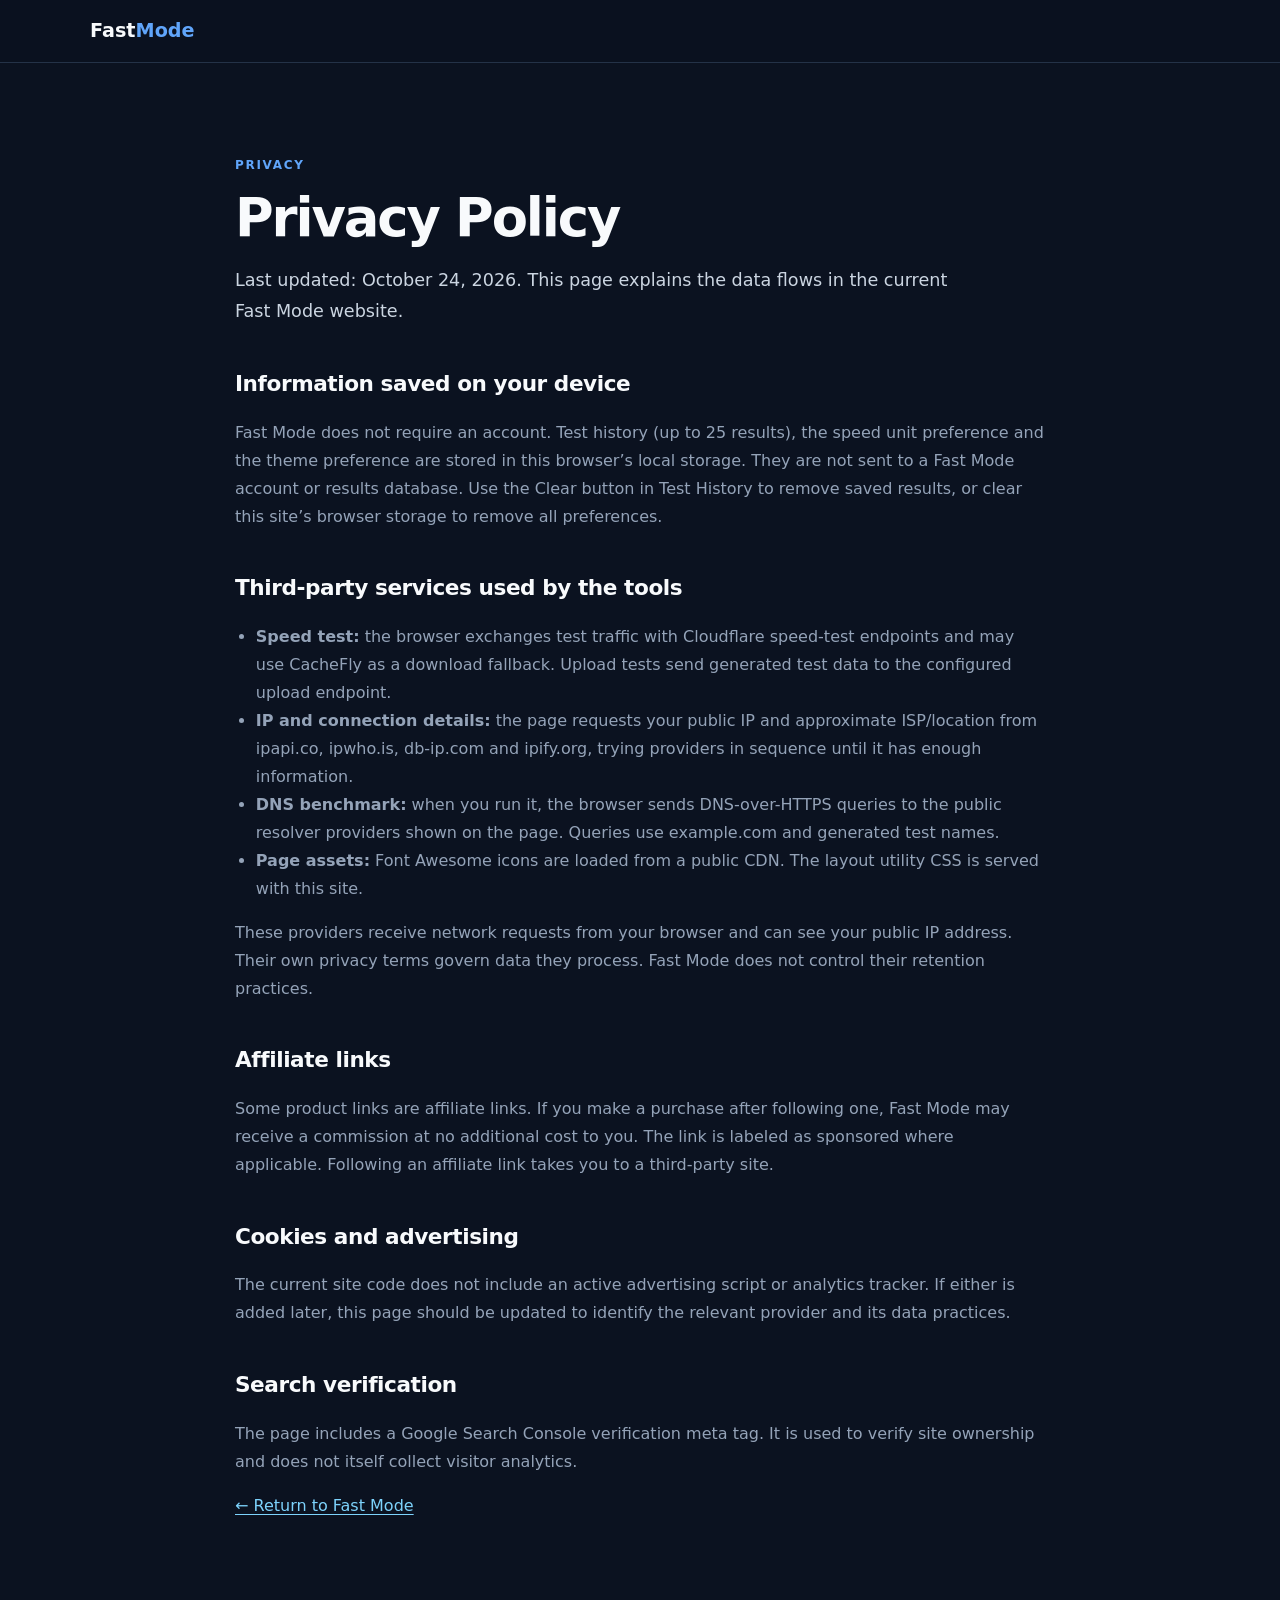
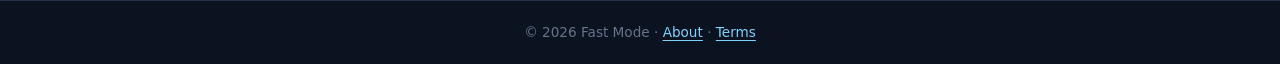
<file: privacy.html>
<!doctype html>
<html lang="en">
<head>
<meta charset="utf-8">
<meta name="viewport" content="width=device-width, initial-scale=1">
<meta name="theme-color" content="#0b1220">
<title>Privacy Policy | Fast Mode</title>
<meta name="description" content="See what data Fast Mode stores in your browser and which third-party services your browser contacts for speed, IP and DNS tests.">
<meta name="robots" content="index,follow">
<link rel="canonical" href="https://fastmode.top/privacy.html">
<meta property="og:type" content="website">
<meta property="og:site_name" content="Fast Mode">
<meta property="og:url" content="https://fastmode.top/privacy.html">
<meta property="og:title" content="Privacy Policy | Fast Mode">
<meta property="og:description" content="How Fast Mode handles local test history and browser requests to third-party network services.">
<link rel="icon" href="favicon.ico" sizes="any">
<link rel="stylesheet" href="legal.css">
</head>
<body>
<a class="skip-link" href="#main">Skip to content</a>
<nav aria-label="Main navigation"><a href="/" aria-label="Fast Mode home">Fast<span>Mode</span></a></nav>
<main id="main">
<p class="eyebrow">Privacy</p>
<h1>Privacy Policy</h1>
<p class="lede">Last updated: October 24, 2026. This page explains the data flows in the current Fast Mode website.</p>
<h2>Information saved on your device</h2>
<p>Fast Mode does not require an account. Test history (up to 25 results), the speed unit preference and the theme preference are stored in this browser’s local storage. They are not sent to a Fast Mode account or results database. Use the Clear button in Test History to remove saved results, or clear this site’s browser storage to remove all preferences.</p>
<h2>Third-party services used by the tools</h2>
<ul>
<li><b>Speed test:</b> the browser exchanges test traffic with Cloudflare speed-test endpoints and may use CacheFly as a download fallback. Upload tests send generated test data to the configured upload endpoint.</li>
<li><b>IP and connection details:</b> the page requests your public IP and approximate ISP/location from ipapi.co, ipwho.is, db-ip.com and ipify.org, trying providers in sequence until it has enough information.</li>
<li><b>DNS benchmark:</b> when you run it, the browser sends DNS-over-HTTPS queries to the public resolver providers shown on the page. Queries use example.com and generated test names.</li>
<li><b>Page assets:</b> Font Awesome icons are loaded from a public CDN. The layout utility CSS is served with this site.</li>
</ul>
<p>These providers receive network requests from your browser and can see your public IP address. Their own privacy terms govern data they process. Fast Mode does not control their retention practices.</p>
<h2>Affiliate links</h2>
<p>Some product links are affiliate links. If you make a purchase after following one, Fast Mode may receive a commission at no additional cost to you. The link is labeled as sponsored where applicable. Following an affiliate link takes you to a third-party site.</p>
<h2>Cookies and advertising</h2>
<p>The current site code does not include an active advertising script or analytics tracker. If either is added later, this page should be updated to identify the relevant provider and its data practices.</p>
<h2>Search verification</h2>
<p>The page includes a Google Search Console verification meta tag. It is used to verify site ownership and does not itself collect visitor analytics.</p>
<p><a href="/">← Return to Fast Mode</a></p>
</main>
<footer>© 2026 Fast Mode · <a href="about.html">About</a> · <a href="terms.html">Terms</a></footer>
</body>
</html>
</file>
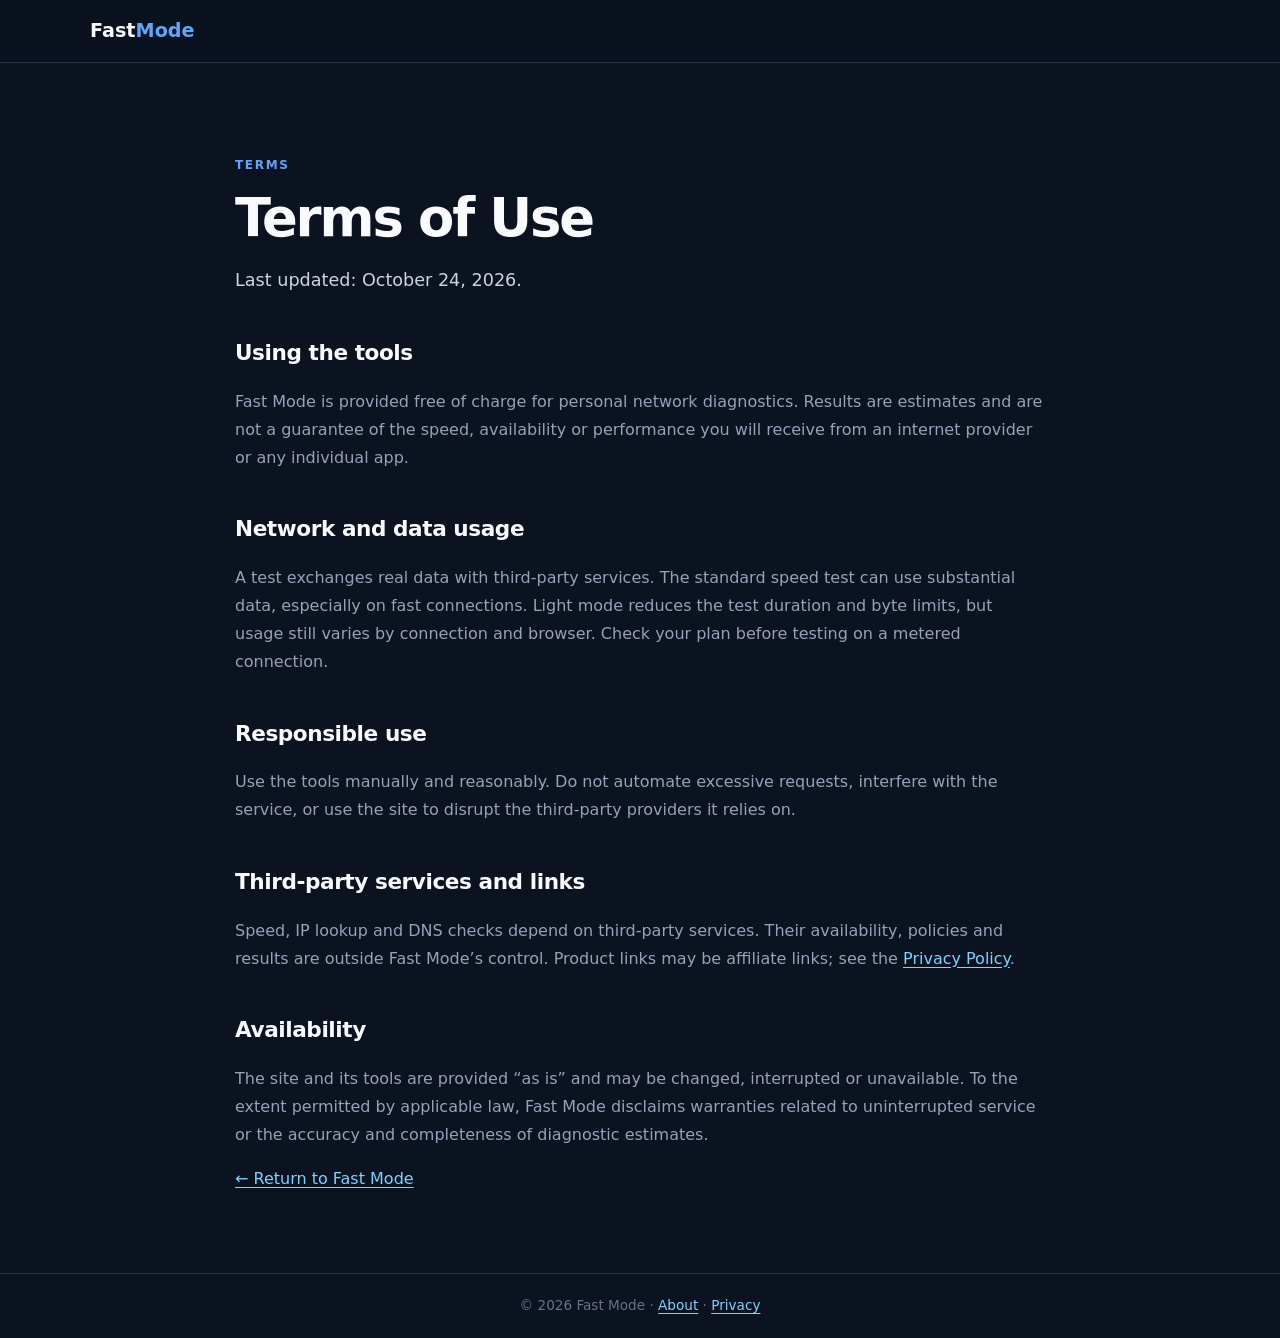
<file: terms.html>
<!doctype html>
<html lang="en">
<head>
<meta charset="utf-8">
<meta name="viewport" content="width=device-width, initial-scale=1">
<meta name="theme-color" content="#0b1220">
<title>Terms of Use | Fast Mode</title>
<meta name="description" content="Read the terms for using Fast Mode’s browser-based internet speed test, DNS benchmark and network information tools.">
<meta name="robots" content="index,follow">
<link rel="canonical" href="https://fastmode.top/terms.html">
<meta property="og:type" content="website">
<meta property="og:site_name" content="Fast Mode">
<meta property="og:url" content="https://fastmode.top/terms.html">
<meta property="og:title" content="Terms of Use | Fast Mode">
<meta property="og:description" content="Terms for using Fast Mode network tools and third-party services.">
<link rel="icon" href="favicon.ico" sizes="any">
<link rel="stylesheet" href="legal.css">
</head>
<body>
<a class="skip-link" href="#main">Skip to content</a>
<nav aria-label="Main navigation"><a href="/" aria-label="Fast Mode home">Fast<span>Mode</span></a></nav>
<main id="main">
<p class="eyebrow">Terms</p>
<h1>Terms of Use</h1>
<p class="lede">Last updated: October 24, 2026.</p>
<h2>Using the tools</h2>
<p>Fast Mode is provided free of charge for personal network diagnostics. Results are estimates and are not a guarantee of the speed, availability or performance you will receive from an internet provider or any individual app.</p>
<h2>Network and data usage</h2>
<p>A test exchanges real data with third-party services. The standard speed test can use substantial data, especially on fast connections. Light mode reduces the test duration and byte limits, but usage still varies by connection and browser. Check your plan before testing on a metered connection.</p>
<h2>Responsible use</h2>
<p>Use the tools manually and reasonably. Do not automate excessive requests, interfere with the service, or use the site to disrupt the third-party providers it relies on.</p>
<h2>Third-party services and links</h2>
<p>Speed, IP lookup and DNS checks depend on third-party services. Their availability, policies and results are outside Fast Mode’s control. Product links may be affiliate links; see the <a href="privacy.html">Privacy Policy</a>.</p>
<h2>Availability</h2>
<p>The site and its tools are provided “as is” and may be changed, interrupted or unavailable. To the extent permitted by applicable law, Fast Mode disclaims warranties related to uninterrupted service or the accuracy and completeness of diagnostic estimates.</p>
<p><a href="/">← Return to Fast Mode</a></p>
</main>
<footer>© 2026 Fast Mode · <a href="about.html">About</a> · <a href="privacy.html">Privacy</a></footer>
</body>
</html>
</file>
<file: site-enhancements.css>
/* Fast Mode presentation layer: local enhancements, accessibility and responsive polish. */
:root { color-scheme: dark; --fm-border: rgba(148,163,184,.18); --fm-panel: rgba(15,23,42,.72); --fm-muted: #94a3b8; }
* { box-sizing: border-box; }
body { text-rendering: optimizeLegibility; }
.brand-link { color: inherit; text-decoration: none; }
.nav-actions { display:flex; align-items:center; gap:.75rem; }
.theme-toggle { display:inline-flex; align-items:center; gap:.5rem; min-height:40px; padding:.5rem .75rem; border:1px solid #334155; border-radius:.75rem; background:rgba(30,41,59,.72); color:#cbd5e1; font:600 .8rem/1 system-ui,sans-serif; cursor:pointer; transition:background .2s,border-color .2s,color .2s; }
.theme-toggle:hover { background:#334155; color:#fff; }
.theme-toggle:focus-visible { outline:3px solid #60a5fa; outline-offset:3px; }
.skip-link { position:fixed; z-index:100; top:.75rem; left:.75rem; transform:translateY(-160%); padding:.75rem 1rem; border-radius:.75rem; color:#fff; background:#2563eb; font-weight:700; }
.skip-link:focus { transform:translateY(0); }
.glass-card { box-shadow:0 18px 55px rgba(2,6,23,.16); }
#speed, #dns, #history, #tools, #faq { scroll-margin-top:6.5rem; }
#test-status { display:flex; align-items:center; justify-content:center; }
#start-btn { min-width:8.75rem; min-height:3.75rem; letter-spacing:.08em; }
#history-figure { margin:1rem 0 1.25rem; padding:1.1rem 1.2rem .9rem; border:1px solid var(--fm-border); border-radius:1rem; background:var(--fm-panel); }
.history-chart-title { display:flex; justify-content:space-between; align-items:baseline; gap:1rem; color:#e2e8f0; font-size:.95rem; font-weight:700; }
.history-chart-title span { color:var(--fm-muted); font-size:.75rem; font-weight:500; }
.history-chart { min-height:150px; margin-top:.5rem; }
.history-chart svg { display:block; width:100%; height:auto; overflow:visible; }
.chart-legend { display:flex; justify-content:center; gap:1.25rem; margin-top:.5rem; color:#cbd5e1; font-size:.75rem; }
.chart-legend span { display:inline-flex; align-items:center; gap:.45rem; }
.legend-dot { display:inline-block; width:.55rem; height:.55rem; border-radius:50%; }
.download-dot { background:#34d399; }.upload-dot { background:#c084fc; }
.history-chart-note { margin:.55rem 0 0; color:var(--fm-muted); font-size:.72rem; text-align:center; }
#history-export, #history-export-json, #history-clear { white-space:nowrap; }
.table-shell { max-width:100%; }
footer a { text-underline-offset:3px; }
@media (max-width:640px) {
  .theme-label { display:none; }
  .theme-toggle { width:40px; justify-content:center; padding:.5rem; }
  #history header > div:last-child { flex-wrap:wrap; }
  #history-export, #history-export-json, #history-clear { flex:1 1 auto; }
  .history-chart-title { align-items:flex-start; flex-direction:column; gap:.2rem; }
  #ip-info .glass-card { align-items:stretch; }
}
@media (prefers-reduced-motion: reduce) { .theme-toggle, .skip-link { transition:none; } }

/* Theme-aware overrides for the utility-class UI. */
html[data-theme="light"] { color-scheme:light; }
html[data-theme="light"] body { background:#f1f5f9 !important; color:#0f172a !important; }
html[data-theme="light"] nav { background:rgba(255,255,255,.94) !important; border-color:#dbe3ed !important; }
html[data-theme="light"] footer { background:#e8eef6 !important; border-color:#dbe3ed !important; }
html[data-theme="light"] .bg-gradient-to-r { background-image:none !important; }
html[data-theme="light"] .glass-card,
html[data-theme="light"] #history-figure { background:rgba(255,255,255,.88) !important; border-color:#dbe3ed !important; box-shadow:0 12px 38px rgba(15,23,42,.07); }
html[data-theme="light"] [class*="bg-slate-900"], html[data-theme="light"] [class*="bg-slate-950"] { background-color:#f1f5f9 !important; }
html[data-theme="light"] [class*="bg-slate-800"] { background-color:#e8eef6 !important; }
html[data-theme="light"] [class*="border-slate-700"], html[data-theme="light"] [class*="border-slate-800"], html[data-theme="light"] [class*="border-slate-900"] { border-color:#d5dfeb !important; }
html[data-theme="light"] [class~="text-white"] { color:#0f172a !important; }
html[data-theme="light"] [class~="text-slate-200"], html[data-theme="light"] [class~="text-slate-300"] { color:#334155 !important; }
html[data-theme="light"] [class~="text-slate-400"], html[data-theme="light"] [class~="text-slate-500"] { color:#64748b !important; }
html[data-theme="light"] .theme-toggle { background:#fff; border-color:#cbd5e1; color:#334155; }
html[data-theme="light"] .history-chart-title, html[data-theme="light"] .chart-legend { color:#1e293b; }
html[data-theme="light"] .history-chart-note { color:#64748b; }
html[data-theme="light"] .bg-blue-600, html[data-theme="light"] .bg-emerald-600 { color:#fff !important; }

/* Cohesive layout and sizing system. */
:root {
  --fm-accent:#60a5fa;
  --fm-accent-2:#34d399;
  --fm-surface:#111c30;
  --fm-surface-raised:#17243a;
  --fm-content:72rem;
}
html { background:#0b1220; }
body {
  color:#e8eef9;
  background:
    radial-gradient(ellipse at 50% -18rem, rgba(37,99,235,.25), transparent 46rem),
    #0b1220 !important;
  font-size:clamp(15px, .45vw + 13.5px, 16px);
}
nav[aria-label="Main navigation"] { padding: .8rem max(1rem, calc((100% - var(--fm-content))/2)); }
nav[aria-label="Main navigation"] > div:first-child { min-height:2.7rem; gap:1rem; }
.brand-link { flex:0 0 auto; letter-spacing:-.045em; font-size:1.35rem; }
.brand-link i { filter:drop-shadow(0 0 10px rgba(59,130,246,.55)); }
nav .hidden.md\:flex { gap:clamp(.75rem,2vw,1.5rem); align-items:center; }
nav .hidden.md\:flex a { white-space:nowrap; color:#a9b8ce; }
nav .hidden.md\:flex a:hover { color:#f8fafc; }
#menu-btn { display:inline-flex; align-items:center; justify-content:center; width:42px; height:42px; border:1px solid var(--fm-border); border-radius:.8rem; }
#mobile-menu { padding:.65rem .2rem .35rem; }
#mobile-menu a { min-height:42px; display:flex; align-items:center; padding:0 .8rem; border-radius:.65rem; color:#cbd5e1; }
#mobile-menu a:hover { background:rgba(96,165,250,.1); }
#main-content { width:min(100%, var(--fm-content)); padding-top:clamp(.75rem,2.4vw,1.5rem); }
#ip-info { margin-top:clamp(.5rem,2vw,1.25rem); }
#ip-info > .glass-card { display:grid; grid-template-columns:repeat(3,minmax(0,1fr)); padding:1.1rem 1.25rem; gap:1rem; }
#ip-info > .glass-card > .h-10 { display:none; }
#ip-info > .glass-card > div:not(.h-10) { min-width:0; }
#ip-info > .glass-card > div:first-child { min-width:0; }
#ip-info > .glass-card > div:first-child > div:first-child { flex:0 0 auto; padding:.8rem; }
#ip-info > .glass-card p:not([id]) { font-size:.67rem; letter-spacing:.1em; }
#ip-info [id^="user-"] { font-size:clamp(.9rem,1.2vw,1.05rem); line-height:1.4; }
#conn-info { color:#b3c0d2; }
#speed { margin-top:clamp(1rem,3vw,2rem); }
#speed > header { max-width:46rem; margin-inline:auto; margin-bottom:clamp(1.3rem,3vw,2rem); }
#speed h1 { font-size:clamp(1.85rem,4.2vw,3rem); letter-spacing:-.045em; line-height:1.1; }
#speed > header p { max-width:42rem; margin:.7rem auto 0; line-height:1.65; }
h2 { letter-spacing:-.035em; line-height:1.18; }
.glass-card { border-color:rgba(148,163,184,.16) !important; background:linear-gradient(145deg,rgba(20,32,53,.93),rgba(13,24,42,.93)); box-shadow:0 16px 44px rgba(0,0,0,.16); }
#speed .grid.lg\:grid-cols-3 { align-items:start; }
#speed .lg\:col-span-2 { min-width:0; }
#speed .lg\:col-span-2.glass-card { padding:clamp(1rem,3vw,2rem); }
#speed .gauge-wrap { width:clamp(12rem,28vw,17rem); margin-bottom:1.2rem; }
#current-speed { font-size:clamp(2.2rem,5vw,3.25rem); letter-spacing:-.06em; font-variant-numeric:tabular-nums; }
#speed .grid.grid-cols-2 article { min-width:0; padding:clamp(.65rem,1.5vw,1rem) .5rem; }
#speed .grid.grid-cols-2 article > div:last-child { overflow-wrap:anywhere; font-variant-numeric:tabular-nums; }
#speed .grid.grid-cols-2 article .text-xl { font-size:clamp(.95rem,1.8vw,1.25rem); }
#insights > * { min-width:0; }
#start-btn { min-width:8.5rem; min-height:3.25rem; padding:.8rem 2.6rem; font-size:1rem; box-shadow:0 10px 28px rgba(37,99,235,.28); }
#unit-btn { padding:.5rem .7rem; }
#light-mode { width:1rem; height:1rem; }
#speed aside { padding:clamp(1rem,2vw,1.4rem); }
#speed aside img { width:min(100%,15rem); aspect-ratio:1; object-fit:cover; }
#speed aside h3 { font-size:1.05rem; }
#dns,#history,#tools,#faq,#blog { scroll-margin-top:5.5rem; }
#dns,#history,#tools { padding-top:clamp(1.5rem,4vw,2.5rem); }
#dns header h2,#history h2,#tools h2 { font-size:clamp(1.45rem,3vw,2rem); }
#dns header p,#tools header p { max-width:55rem; margin-top:.5rem; line-height:1.6; }
#dns-results { grid-template-columns:repeat(auto-fit,minmax(min(100%,13rem),1fr)); }
#dns-results > * { min-width:0; }
#history header > div:last-child { display:flex; flex-wrap:wrap; }
#history header > div:last-child button { min-height:40px; }
#history-wrap { scrollbar-width:thin; }
#history-wrap th,#history-wrap td { padding:.75rem .85rem; }
#tools > header { margin-bottom:1.5rem; }
#tools .grid > article { min-width:0; padding:clamp(1rem,2vw,1.4rem); }
#blog { align-items:start; gap:clamp(1.5rem,4vw,3rem); padding-top:clamp(2rem,5vw,3.5rem); }
#blog article h2 { font-size:clamp(1.25rem,2.2vw,1.55rem); }
#faq { padding-top:clamp(2rem,5vw,3.5rem); margin-top:clamp(2rem,5vw,3.5rem); }
#faq > h2 { font-size:clamp(1.55rem,3vw,2rem); }
#faq details summary { gap:1rem; padding:clamp(1rem,2.4vw,1.5rem); font-size:clamp(.95rem,1.4vw,1.08rem); line-height:1.45; }
#faq details > div { padding:0 clamp(1rem,2.4vw,1.5rem) 1.25rem; }
footer { margin-top:clamp(2.5rem,6vw,4rem); }
#toast { left:50%; width:max-content; }

/* Shared light theme components. */
html[data-theme="light"] { background:#f4f7fb; }
html[data-theme="light"] body { background:radial-gradient(ellipse at 50% -18rem,rgba(59,130,246,.11),transparent 46rem),#f4f7fb !important; color:#13223a !important; }
html[data-theme="light"] .glass-card { background:linear-gradient(145deg,rgba(255,255,255,.98),rgba(247,250,255,.97)); }
html[data-theme="light"] nav .hidden.md\:flex a { color:#475569; }
html[data-theme="light"] nav .hidden.md\:flex a:hover { color:#0f172a; }
html[data-theme="light"] #mobile-menu a { color:#334155; }
html[data-theme="light"] #mobile-menu a:hover { background:rgba(37,99,235,.08); }
html[data-theme="light"] #conn-info { color:#475569; }
html[data-theme="light"] #history-wrap { border-color:#d6e0ec; }
html[data-theme="light"] #history-wrap thead { background:#e8eef6; }
html[data-theme="light"] #history-wrap tbody tr { border-top:1px solid #e2e8f0; }
html[data-theme="light"] #faq details > div { border-color:#e2e8f0; }

/* Tablet, phone and very narrow phone layouts. */
@media (max-width:767px) {
  nav[aria-label="Main navigation"] { padding:.65rem 1rem; }
  nav .hidden.md\:flex { display:none; }
  #main-content { padding-left:clamp(.85rem,4vw,1.25rem); padding-right:clamp(.85rem,4vw,1.25rem); }
  #ip-info > .glass-card { grid-template-columns:repeat(2,minmax(0,1fr)); gap:.9rem .75rem; padding:1rem; }
  #ip-info > .glass-card > div:first-child { grid-column:1 / -1; }
  #ip-info > .glass-card > div:not(:first-child):not(.h-10) { padding-left:.2rem; }
  #speed .grid.lg\:grid-cols-3 { gap:1rem; }
  #speed aside { display:grid; grid-template-columns:minmax(90px,130px) 1fr; align-items:center; text-align:left; gap:.35rem 1rem; }
  #speed aside img { grid-row:span 3; width:100%; margin:0; }
  #speed aside h3,#speed aside p { margin:0; }
  #speed aside a { grid-column:1 / -1; }
  #speed aside > p:last-child { grid-column:1 / -1; }
  #history header { align-items:stretch; }
  #history header > div:last-child { display:grid; grid-template-columns:repeat(2,minmax(0,1fr)); }
  #history header > div:last-child button { min-width:0; padding-inline:.65rem; }
  #history-clear { grid-column:1 / -1; }
  #blog { grid-template-columns:minmax(0,1fr); }
  #blog > div,#blog > aside { min-width:0; }
}
@media (max-width:420px) {
  .brand-link { font-size:1.2rem; }
  .nav-actions { gap:.45rem; }
  #theme-btn,#menu-btn { min-width:38px; width:38px; height:38px; }
  #main-content { padding-left:.8rem; padding-right:.8rem; }
  #ip-info > .glass-card { gap:.8rem .55rem; padding:.85rem; }
  #ip-info > .glass-card > div:first-child { gap:.7rem; }
  #ip-info > .glass-card > div:first-child > div:first-child { padding:.65rem; }
  #speed .lg\:col-span-2.glass-card { padding:1rem .8rem; }
  #speed .gauge-wrap { width:min(12.25rem,60vw); }
  #speed .grid.grid-cols-2 { gap:.45rem; }
  #speed .grid.grid-cols-2 article { padding:.65rem .3rem; }
  #speed .grid.grid-cols-2 article .text-\[10px\],#speed .grid.grid-cols-2 article .text-xs { font-size:.62rem; }
  #speed .grid.grid-cols-2 article .text-xl { font-size:.93rem; }
  #speed .grid.grid-cols-2 article .text-base { font-size:.85rem; }
  #speed aside { grid-template-columns:84px minmax(0,1fr); padding:.85rem; }
  #dns-btn { width:100%; }
  #faq details summary { padding:1rem .85rem; }
}
@media (prefers-reduced-motion:reduce) { body { scroll-behavior:auto; } }
@media (min-width:768px) {
  nav .hidden.md\:flex { display:flex; }
  #mobile-menu { display:none; }
  #menu-btn { display:none; }
}
</file>
<file: legal.css>
:root { color-scheme:dark; --ink:#e2e8f0; --muted:#94a3b8; --line:#243247; --panel:#111c30; }
* { box-sizing:border-box; }
html { scroll-behavior:smooth; scroll-padding-top:2rem; }
body { margin:0; min-height:100vh; background:#0b1220; color:var(--ink); font:16px/1.75 Inter,system-ui,-apple-system,"Segoe UI",Roboto,Arial,sans-serif; text-rendering:optimizeLegibility; }
.skip-link { position:fixed; z-index:10; top:.75rem; left:.75rem; transform:translateY(-160%); padding:.7rem 1rem; border-radius:.7rem; background:#2563eb; color:#fff; font-weight:700; }
.skip-link:focus { transform:translateY(0); }
nav { position:sticky; top:0; z-index:5; padding:.9rem max(1.25rem,calc((100% - 1100px)/2)); border-bottom:1px solid var(--line); background:rgba(11,18,32,.9); backdrop-filter:blur(14px); }
nav a { color:#f8fafc; font-weight:800; text-decoration:none; font-size:1.2rem; }
nav span { color:#60a5fa; }
main { max-width:850px; margin:0 auto; padding:clamp(2.25rem,7vw,5rem) 1.25rem 4rem; }
.eyebrow { color:#60a5fa; font-size:.75rem; font-weight:800; letter-spacing:.14em; text-transform:uppercase; }
h1 { margin:.45rem 0 1rem; color:#f8fafc; font-size:clamp(2rem,6vw,3.3rem); letter-spacing:-.04em; line-height:1.12; }
.lede { color:#cbd5e1; font-size:1.1rem; max-width:65ch; }
h2 { margin:2.4rem 0 .5rem; color:#f8fafc; font-size:1.35rem; letter-spacing:-.02em; }
p,li { color:var(--muted); }
ul { padding-left:1.3rem; }
a { color:#7dd3fc; text-underline-offset:3px; }
a:hover { color:#bae6fd; }
.page-card { margin:1.5rem 0; padding:1.2rem 1.3rem; border:1px solid var(--line); border-radius:1rem; background:linear-gradient(135deg,rgba(30,41,59,.62),rgba(15,23,42,.55)); }
footer { padding:1.25rem; border-top:1px solid var(--line); color:#64748b; text-align:center; font-size:.85rem; }
:focus-visible { outline:3px solid #60a5fa; outline-offset:3px; }
@media (prefers-reduced-motion:reduce) { html{scroll-behavior:auto} *{animation:none!important;transition:none!important} }
</file>
<file: local-utilities.css>
/* Locally generated utility layer for Fast Mode. No browser-side Tailwind compiler. */
*,*::before,*::after{box-sizing:border-box}
html{line-height:1.5;-webkit-text-size-adjust:100%;font-family:system-ui,-apple-system,"Segoe UI",Roboto,Arial,sans-serif}
body{margin:0}
button,input,select,textarea{font:inherit}
button{cursor:pointer}
img,svg,video,canvas{display:block;max-width:100%}
img{height:auto}
a{color:inherit;text-decoration:inherit}
h1,h2,h3,h4,p{margin:0}
button{background:none;border:0}
table{text-indent:0;border-color:inherit;border-collapse:collapse}
*,*::before,*::after{border-width:0;border-style:solid;border-color:#e5e7eb}

.-mt-4{margin-top:calc(1rem * -1)}
.-rotate-90{transform:rotate(-90deg)}
.-translate-x-1\/2{transform:translateX(-50%)}
.absolute{position:absolute}
.accent-blue-500{accent-color:#3b82f6}
.active\:scale-95:active{transform:scale(.95)}
.animate-fade-in{animation:sweep .4s ease-out}
.animate-gradient-border{animation:gradient-border 3s ease infinite}
.backdrop-blur-md{backdrop-filter:blur(12px)}
.bg-amber-500\/10{background-color:rgba(245,158,11,0.1)}
.bg-black{background-color:#000}
.bg-blue-500\/10{background-color:rgba(59,130,246,0.1)}
.bg-blue-500\/20{background-color:rgba(59,130,246,0.2)}
.bg-blue-600{background-color:#2563eb}
.bg-emerald-500\/10{background-color:rgba(16,185,129,0.1)}
.bg-emerald-500\/20{background-color:rgba(16,185,129,0.2)}
.bg-emerald-600{background-color:#059669}
.bg-gradient-to-r{background-image:linear-gradient(to right,var(--tw-gradient-from,transparent),var(--tw-gradient-via,var(--tw-gradient-to,transparent)),var(--tw-gradient-to,transparent))}
.bg-purple-500\/20{background-color:rgba(168,85,247,0.2)}
.bg-purple-600{background-color:#9333ea}
.bg-rose-500\/10{background-color:rgba(244,63,94,0.1)}
.bg-slate-700{background-color:#334155}
.bg-slate-800{background-color:#1e293b}
.bg-slate-800\/30{background-color:rgba(30,41,59,0.3)}
.bg-slate-800\/50{background-color:rgba(30,41,59,0.5)}
.bg-slate-800\/60{background-color:rgba(30,41,59,0.6)}
.bg-slate-900{background-color:#0f172a}
.bg-slate-900\/80{background-color:rgba(15,23,42,0.8)}
.bg-slate-950{background-color:#020617}
.block{display:block}
.border{border-width:1px;border-style:solid}
.border-amber-500\/30{border-color:rgba(245,158,11,0.3)}
.border-b{border-bottom-width:1px;border-bottom-style:solid}
.border-blue-500\/20{border-color:rgba(59,130,246,0.2)}
.border-emerald-500\/30{border-color:rgba(16,185,129,0.3)}
.border-l-4{border-left-width:4px}
.border-rose-500\/30{border-color:rgba(244,63,94,0.3)}
.border-slate-700{border-color:#334155}
.border-slate-700\/30{border-color:rgba(51,65,85,0.3)}
.border-slate-700\/50{border-color:rgba(51,65,85,0.5)}
.border-slate-700\/60{border-color:rgba(51,65,85,0.6)}
.border-slate-800{border-color:#1e293b}
.border-slate-900{border-color:#0f172a}
.border-t{border-top-width:1px;border-top-style:solid}
.bottom-6{bottom:1.5rem}
.break-all{word-break:break-all}
.break-words{overflow-wrap:break-word}
.cursor-pointer{cursor:pointer}
.duration-300{transition-duration:300ms}
.fixed{position:fixed}
.flex{display:flex}
.flex-col{flex-direction:column}
.flex-grow{flex-grow:1}
.flex-wrap{flex-wrap:wrap}
.focus\:ring-2:focus{--tw-ring-width:2px;box-shadow:0 0 0 var(--tw-ring-width,2px) var(--tw-ring-color,rgba(59,130,246,.5))}
.focus\:ring-4:focus{--tw-ring-width:4px;box-shadow:0 0 0 var(--tw-ring-width,2px) var(--tw-ring-color,rgba(59,130,246,.5))}
.focus\:ring-blue-500\/50:focus{--tw-ring-color:rgba(59,130,246,0.5);box-shadow:0 0 0 var(--tw-ring-width,2px) var(--tw-ring-color,rgba(59,130,246,.5))}
.focus\:ring-slate-500:focus{--tw-ring-color:#64748b;box-shadow:0 0 0 var(--tw-ring-width,2px) var(--tw-ring-color,rgba(59,130,246,.5))}
.font-black{font-weight:900}
.font-bold{font-weight:700}
.font-extrabold{font-weight:800}
.font-medium{font-weight:500}
.font-mono{font-family:ui-monospace,SFMono-Regular,Menlo,Monaco,Consolas,monospace}
.font-semibold{font-weight:600}
.from-blue-500{--tw-gradient-from:#3b82f6}
.from-slate-800\/50{--tw-gradient-from:rgba(30,41,59,0.5)}
.from-slate-900{--tw-gradient-from:#0f172a}
.gap-2{gap:0.5rem}
.gap-3{gap:0.75rem}
.gap-4{gap:1rem}
.gap-6{gap:1.5rem}
.gap-8{gap:2rem}
.gap-x-4{column-gap:1rem}
.gap-y-2{row-gap:0.5rem}
.grid{display:grid}
.grid-cols-1{grid-template-columns:repeat(1,minmax(0,1fr))}
.grid-cols-2{grid-template-columns:repeat(2,minmax(0,1fr))}
details.group[open] .group-open\:rotate-180{transform:rotate(180deg)}
.h-10{height:2.5rem}
.h-12{height:3rem}
.h-14{height:3.5rem}
.h-3{height:0.75rem}
.h-4{height:1rem}
.h-6{height:1.5rem}
.h-fit{height:fit-content}
.h-full{height:100%}
.hidden{display:none}
.hover\:bg-blue-500:hover{background-color:#3b82f6}
.hover\:bg-emerald-500:hover{background-color:#10b981}
.hover\:bg-purple-500:hover{background-color:#a855f7}
.hover\:bg-slate-700:hover{background-color:#334155}
.hover\:bg-slate-800:hover{background-color:#1e293b}
.hover\:bg-slate-900:hover{background-color:#0f172a}
.hover\:border-blue-500\/30:hover{border-color:rgba(59,130,246,0.3)}
.hover\:border-emerald-500\/30:hover{border-color:rgba(16,185,129,0.3)}
.hover\:border-purple-500\/30:hover{border-color:rgba(168,85,247,0.3)}
.hover\:text-blue-400:hover{color:#60a5fa}
.hover\:text-slate-300:hover{color:#cbd5e1}
.hover\:text-white:hover{color:#fff}
.inline-block{display:inline-block}
.inset-0{inset:0}
.items-center{align-items:center}
.items-start{align-items:flex-start}
.justify-between{justify-content:space-between}
.justify-center{justify-content:center}
.leading-relaxed{line-height:1.625}
.left-1\/2{left:50.0%}
@media (min-width:1024px){.lg\:col-span-2{grid-column:span 2 / span 2}}
@media (min-width:1024px){.lg\:gap-8{gap:2rem}}
@media (min-width:1024px){.lg\:grid-cols-3{grid-template-columns:repeat(3,minmax(0,1fr))}}
@media (min-width:1024px){.lg\:grid-cols-4{grid-template-columns:repeat(4,minmax(0,1fr))}}
@media (min-width:1024px){.lg\:px-6{padding-left:1.5rem;padding-right:1.5rem}}
@media (min-width:1024px){.lg\:sticky{position:sticky}}
@media (min-width:1024px){.lg\:top-24{top:6rem}}
.list-disc{list-style-type:disc}
.list-none{list-style:none}
.max-w-3xl{max-width:48rem}
.max-w-4xl{max-width:56rem}
.max-w-6xl{max-width:72rem}
.max-w-sm{max-width:24rem}
.max-w-xs{max-width:20rem}
.mb-1{margin-bottom:0.25rem}
.mb-12{margin-bottom:3rem}
.mb-2{margin-bottom:0.5rem}
.mb-3{margin-bottom:0.75rem}
.mb-4{margin-bottom:1rem}
.mb-6{margin-bottom:1.5rem}
.mb-8{margin-bottom:2rem}
@media (min-width:768px){.md\:block{display:block}}
@media (min-width:768px){.md\:col-span-2{grid-column:span 2 / span 2}}
@media (min-width:768px){.md\:flex{display:flex}}
@media (min-width:768px){.md\:flex-row{flex-direction:row}}
@media (min-width:768px){.md\:gap-6{gap:1.5rem}}
@media (min-width:768px){.md\:grid-cols-2{grid-template-columns:repeat(2,minmax(0,1fr))}}
@media (min-width:768px){.md\:grid-cols-3{grid-template-columns:repeat(3,minmax(0,1fr))}}
@media (min-width:768px){.md\:grid-cols-4{grid-template-columns:repeat(4,minmax(0,1fr))}}
@media (min-width:768px){.md\:hidden{display:none}}
@media (min-width:768px){.md\:items-center{align-items:center}}
@media (min-width:768px){.md\:items-end{align-items:flex-end}}
@media (min-width:768px){.md\:w-auto{width:auto}}
.min-h-\[1\.5rem\]{min-height:1.5rem}
.min-h-screen{min-height:100vh}
.mr-2{margin-right:0.5rem}
.mt-1{margin-top:0.25rem}
.mt-12{margin-top:3rem}
.mt-2{margin-top:0.5rem}
.mt-3{margin-top:0.75rem}
.mt-4{margin-top:1rem}
.mt-8{margin-top:2rem}
.mt-auto{margin-top:auto}
.mx-auto{margin-left:auto;margin-right:auto}
.opacity-0{opacity:0.0}
details[open].open\:border-blue-500\/50{border-color:rgba(59,130,246,0.5)}
.overflow-hidden{overflow:hidden}
.overflow-x-auto{overflow-x:auto}
.p-3{padding:0.75rem}
.p-4{padding:1rem}
.p-6{padding:1.5rem}
.p-8{padding:2rem}
.p-\[2px\]{padding:2px}
.pb-6{padding-bottom:1.5rem}
.pl-5{padding-left:1.25rem}
.pointer-events-none{pointer-events:none}
.pt-0{padding-top:0}
.pt-12{padding-top:3rem}
.pt-4{padding-top:1rem}
.pt-8{padding-top:2rem}
.px-1{padding-left:0.25rem;padding-right:0.25rem}
.px-16{padding-left:4rem;padding-right:4rem}
.px-2{padding-left:0.5rem;padding-right:0.5rem}
.px-3{padding-left:0.75rem;padding-right:0.75rem}
.px-4{padding-left:1rem;padding-right:1rem}
.px-6{padding-left:1.5rem;padding-right:1.5rem}
.py-0\.5{padding-top:0.125rem;padding-bottom:0.125rem}
.py-1{padding-top:0.25rem;padding-bottom:0.25rem}
.py-1\.5{padding-top:0.375rem;padding-bottom:0.375rem}
.py-2{padding-top:0.5rem;padding-bottom:0.5rem}
.py-3{padding-top:0.75rem;padding-bottom:0.75rem}
.py-4{padding-top:1rem;padding-bottom:1rem}
.relative{position:relative}
.rounded{border-radius:0.25rem}
.rounded-2xl{border-radius:1rem}
.rounded-full{border-radius:9999px}
.rounded-lg{border-radius:0.5rem}
.rounded-xl{border-radius:0.75rem}
.select-none{user-select:none}
.shadow-2xl{box-shadow:0 25px 50px -12px rgba(0,0,0,.25)}
.shadow-blue-900\/40{box-shadow:0 10px 15px -3px rgba(30,58,138,.4),0 4px 6px -4px rgba(30,58,138,.4)}
.shadow-emerald-900\/20{box-shadow:0 10px 15px -3px rgba(6,78,59,.2),0 4px 6px -4px rgba(6,78,59,.2)}
.shadow-lg{box-shadow:0 10px 15px -3px rgba(0,0,0,.1),0 4px 6px -4px rgba(0,0,0,.1)}
@media (min-width:640px){.sm\:flex-row{flex-direction:row}}
@media (min-width:640px){.sm\:gap-4{gap:1rem}}
@media (min-width:640px){.sm\:items-end{align-items:flex-end}}
@media (min-width:640px){.sm\:mt-4{margin-top:1rem}}
@media (min-width:640px){.sm\:p-6{padding:1.5rem}}
@media (min-width:640px){.sm\:p-8{padding:2rem}}
@media (min-width:640px){.sm\:px-4{padding-left:1rem;padding-right:1rem}}
@media (min-width:640px){.sm\:text-3xl{font-size:1.875rem}}
@media (min-width:640px){.sm\:text-4xl{font-size:2.25rem}}
@media (min-width:640px){.sm\:text-5xl{font-size:3rem}}
@media (min-width:640px){.sm\:text-xl{font-size:1.25rem}}
.sticky{position:sticky}
.text-2xl{font-size:1.5rem}
.text-3xl{font-size:1.875rem}
.text-4xl{font-size:2.25rem}
.text-\[10px\]{font-size:10px}
.text-amber-300{color:#fcd34d}
.text-amber-400{color:#fbbf24}
.text-base{font-size:1rem}
.text-blue-400{color:#60a5fa}
.text-blue-500{color:#3b82f6}
.text-center{text-align:center}
.text-emerald-300{color:#6ee7b7}
.text-emerald-400{color:#34d399}
.text-left{text-align:left}
.text-lg{font-size:1.125rem}
.text-purple-300{color:#d8b4fe}
.text-purple-400{color:#c084fc}
.text-red-400{color:#f87171}
.text-rose-300{color:#fda4af}
.text-rose-400{color:#fb7185}
.text-rose-500{color:#f43f5e}
.text-slate-200{color:#e2e8f0}
.text-slate-300{color:#cbd5e1}
.text-slate-400{color:#94a3b8}
.text-slate-500{color:#64748b}
.text-slate-700{color:#334155}
.text-sm{font-size:.875rem}
.text-transparent{color:transparent}
.text-white{color:#fff}
.text-xl{font-size:1.25rem}
.text-xs{font-size:.75rem}
.to-green-400{--tw-gradient-to:#4ade80}
.to-slate-800{--tw-gradient-to:#1e293b}
.to-slate-900\/50{--tw-gradient-to:rgba(15,23,42,0.5)}
.top-0{top:0}
.tracking-wide{letter-spacing:.025em}
.tracking-wider{letter-spacing:.05em}
.transform{transform:translate(var(--tw-translate-x,0),var(--tw-translate-y,0)) rotate(var(--tw-rotate,0))}
.transition{transition-property:color,background-color,border-color,opacity,box-shadow,transform;transition-duration:150ms}
.transition-all{transition:all 150ms ease}
.transition-opacity{transition:opacity 150ms ease}
.underline{text-decoration-line:underline}
.underline-offset-4{text-underline-offset:4px}
.uppercase{text-transform:uppercase}
.via-cyan-400{--tw-gradient-via:#22d3ee}
.w-12{width:3rem}
.w-full{width:100%}
.w-px{width:1px}
.whitespace-nowrap{white-space:nowrap}
.z-10{z-index:10}
.z-50{z-index:50}
.space-y-1 > :not([hidden]) ~ :not([hidden]){margin-top:0.25rem}
.space-y-2 > :not([hidden]) ~ :not([hidden]){margin-top:0.5rem}
.space-y-4 > :not([hidden]) ~ :not([hidden]){margin-top:1rem}
.space-y-6 > :not([hidden]) ~ :not([hidden]){margin-top:1.5rem}
.space-y-8 > :not([hidden]) ~ :not([hidden]){margin-top:2rem}
</file>
